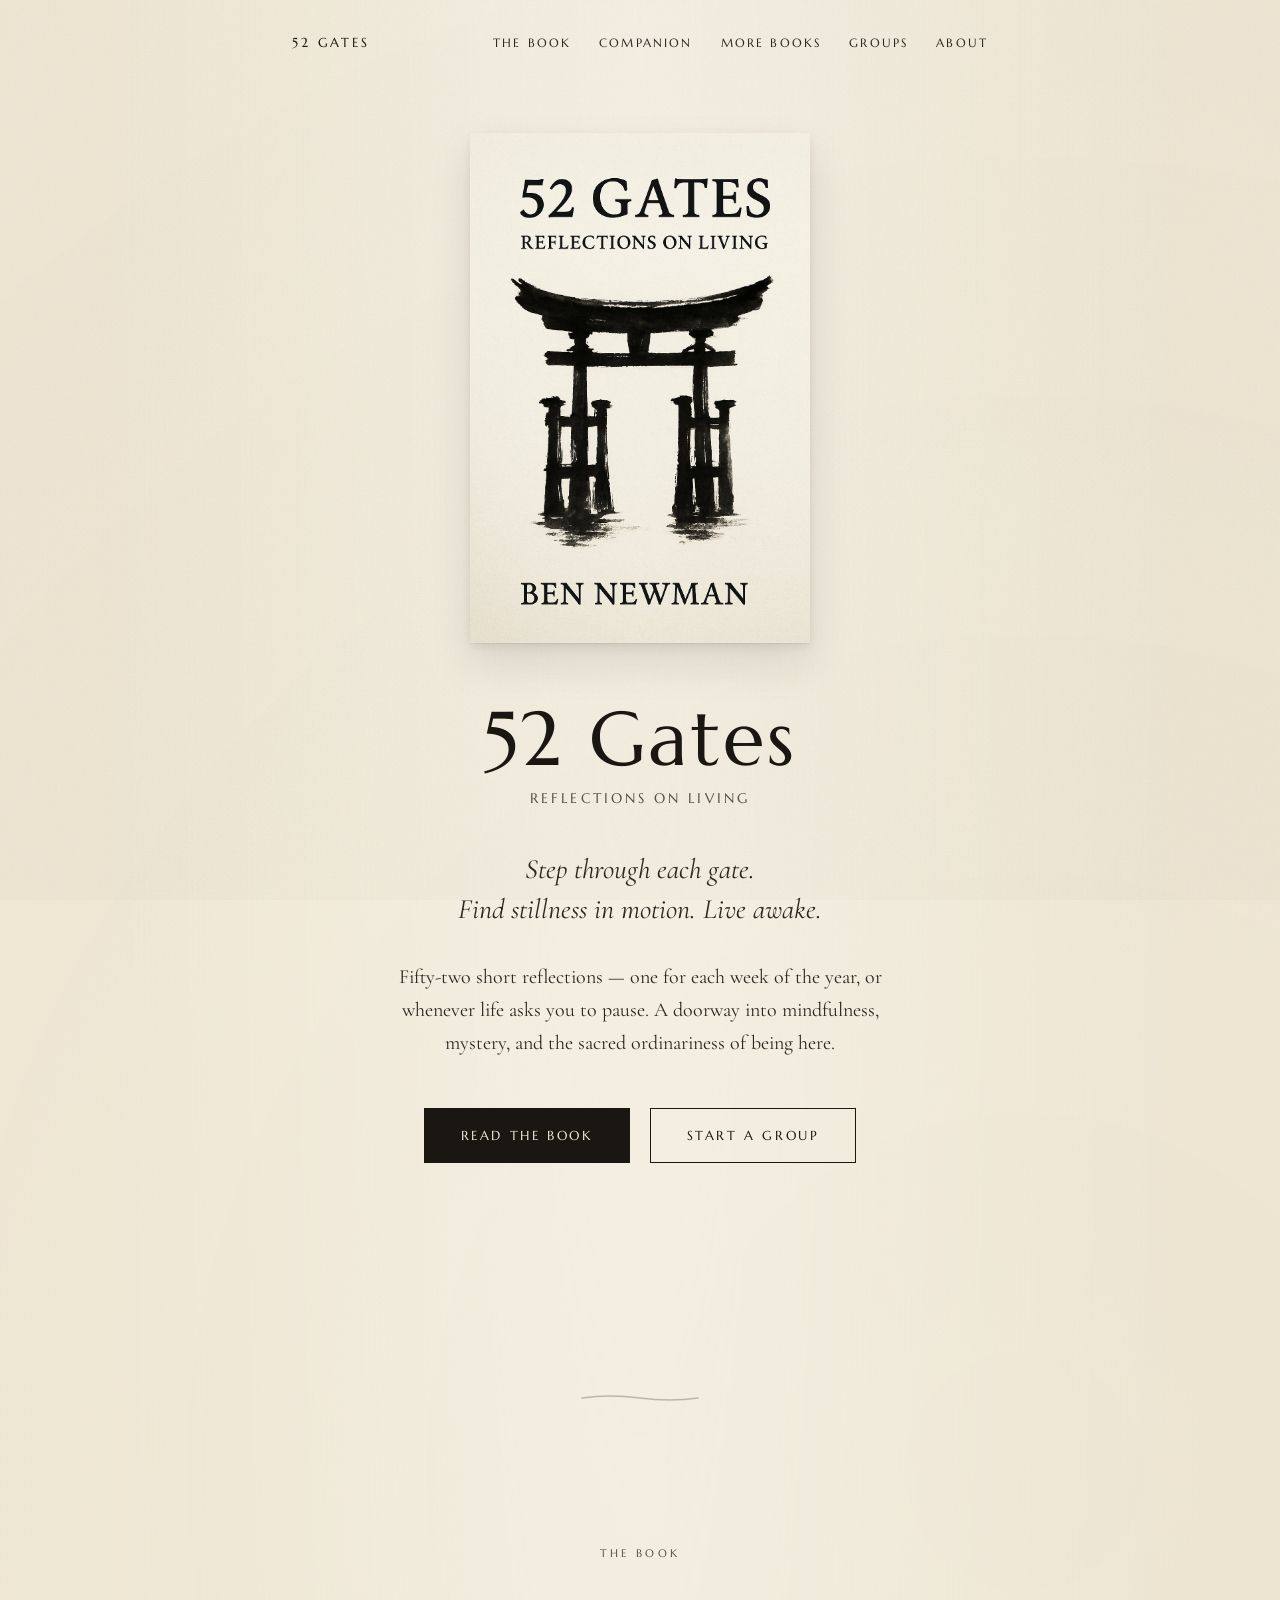
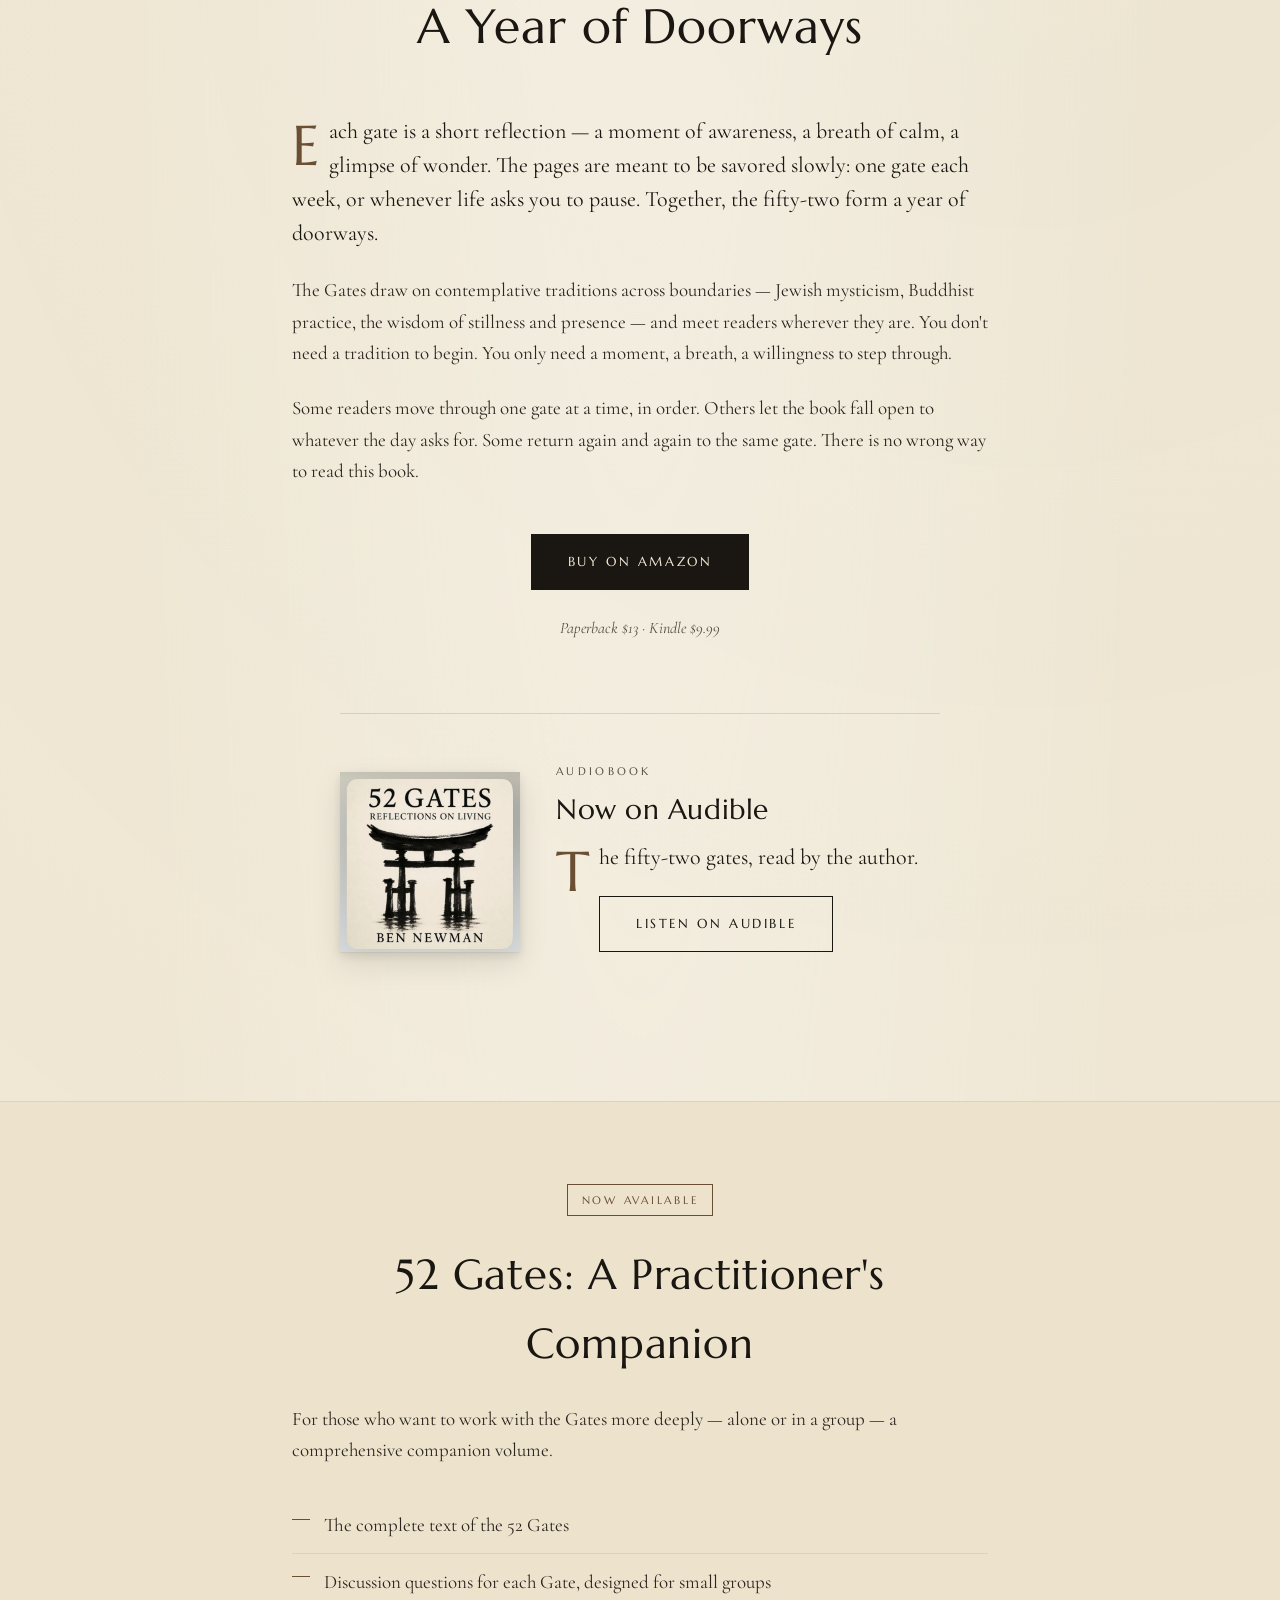
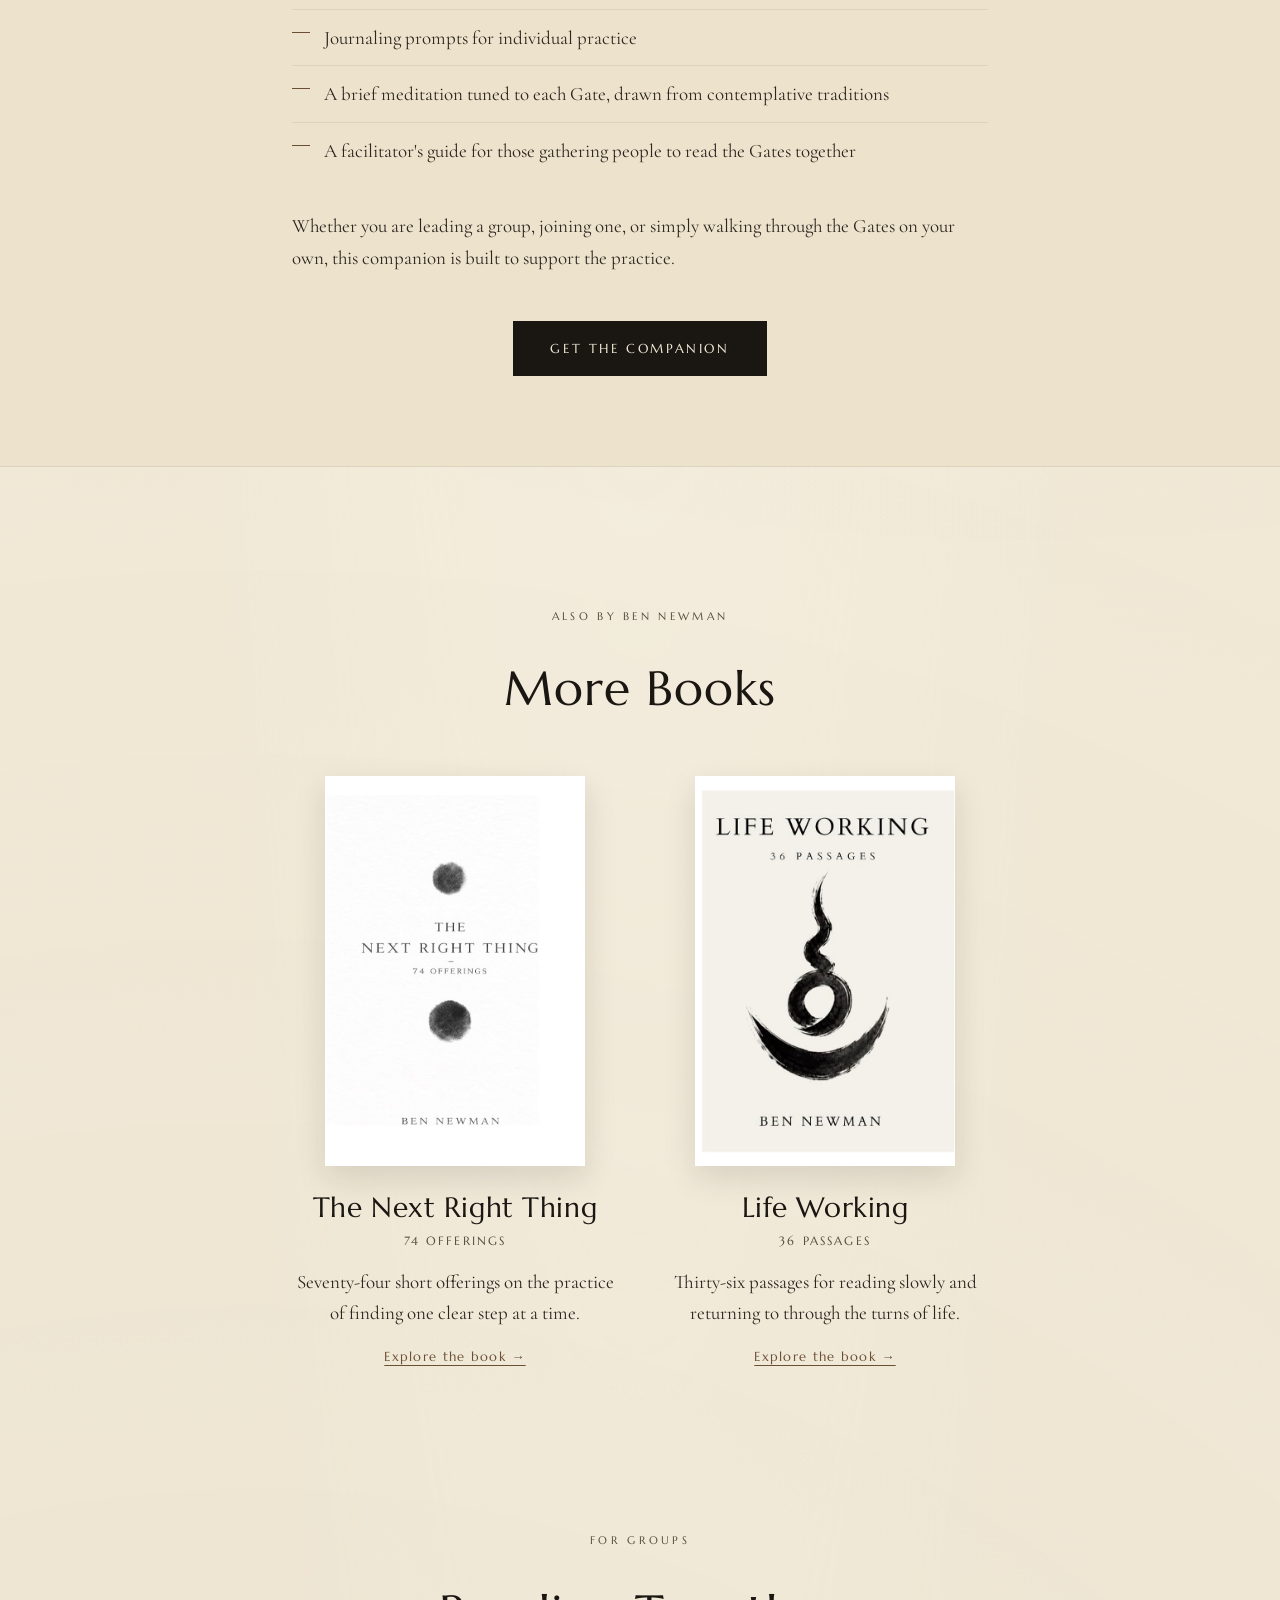
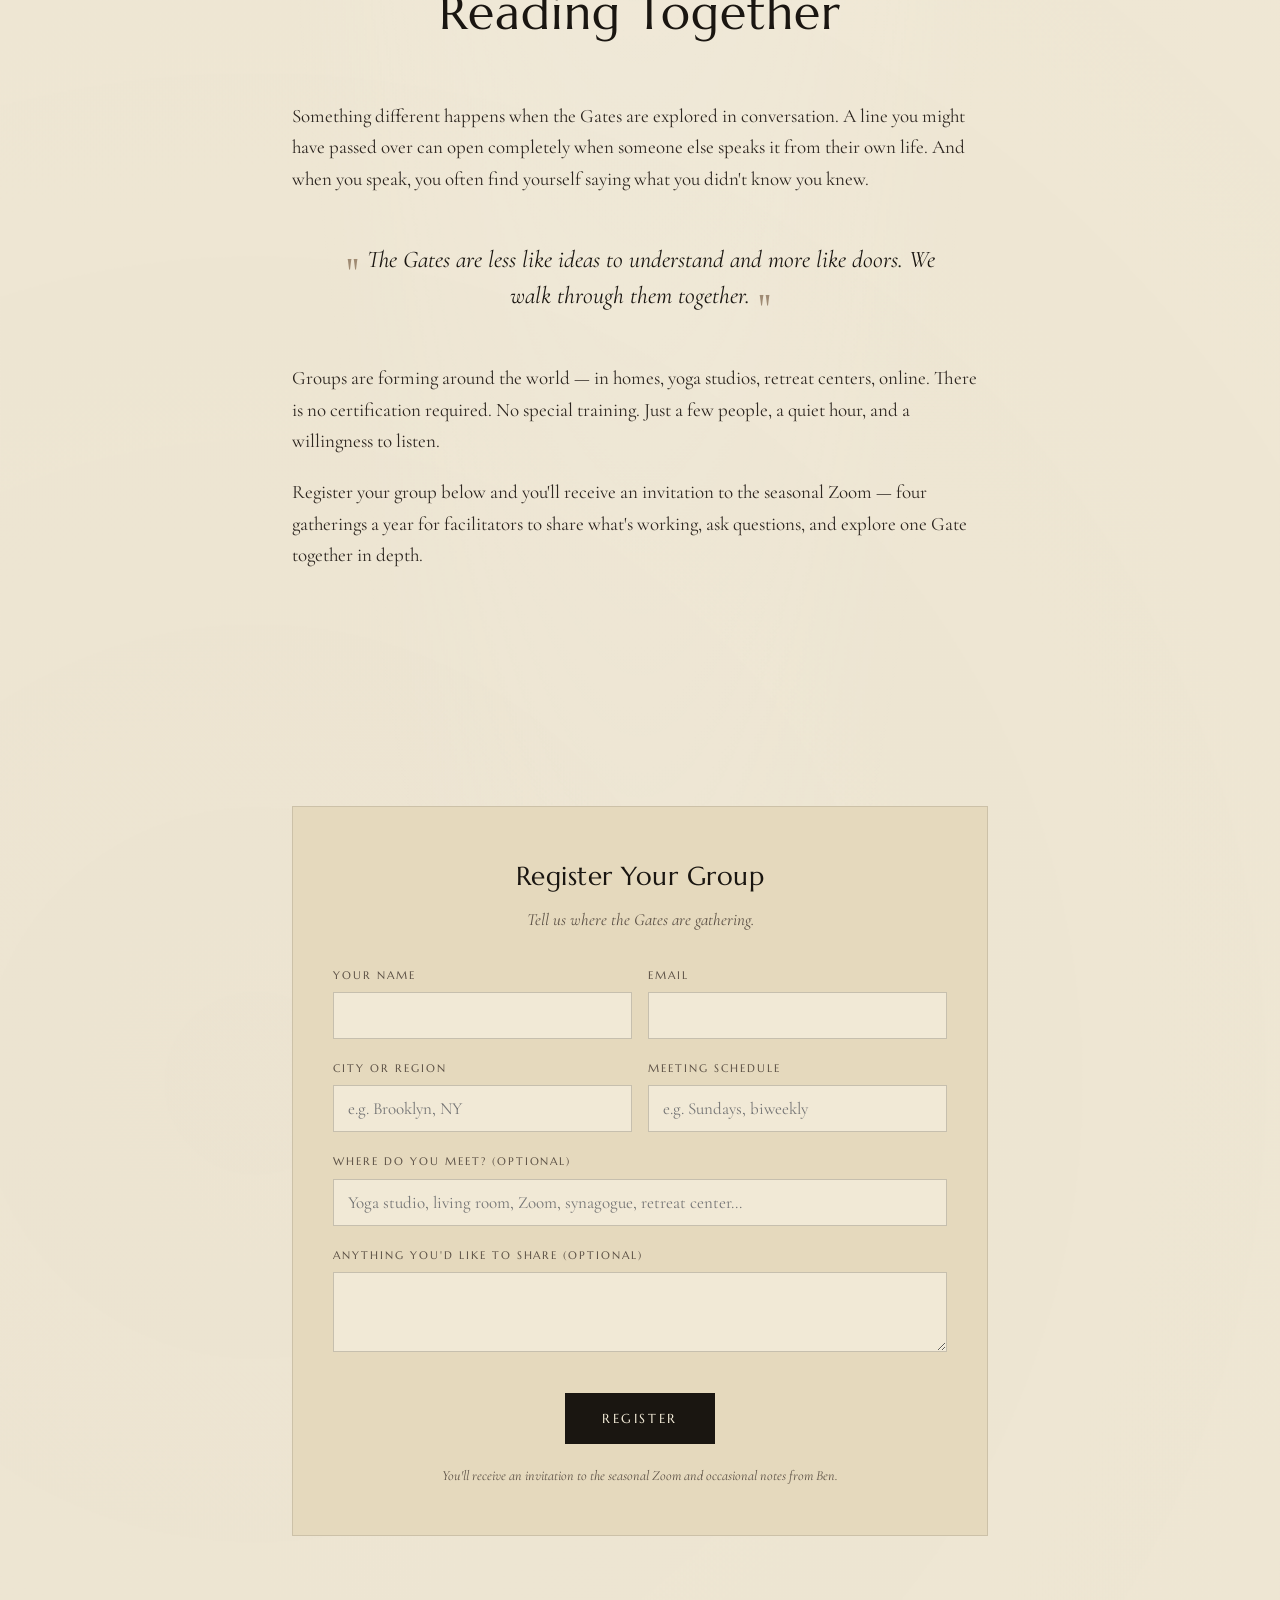
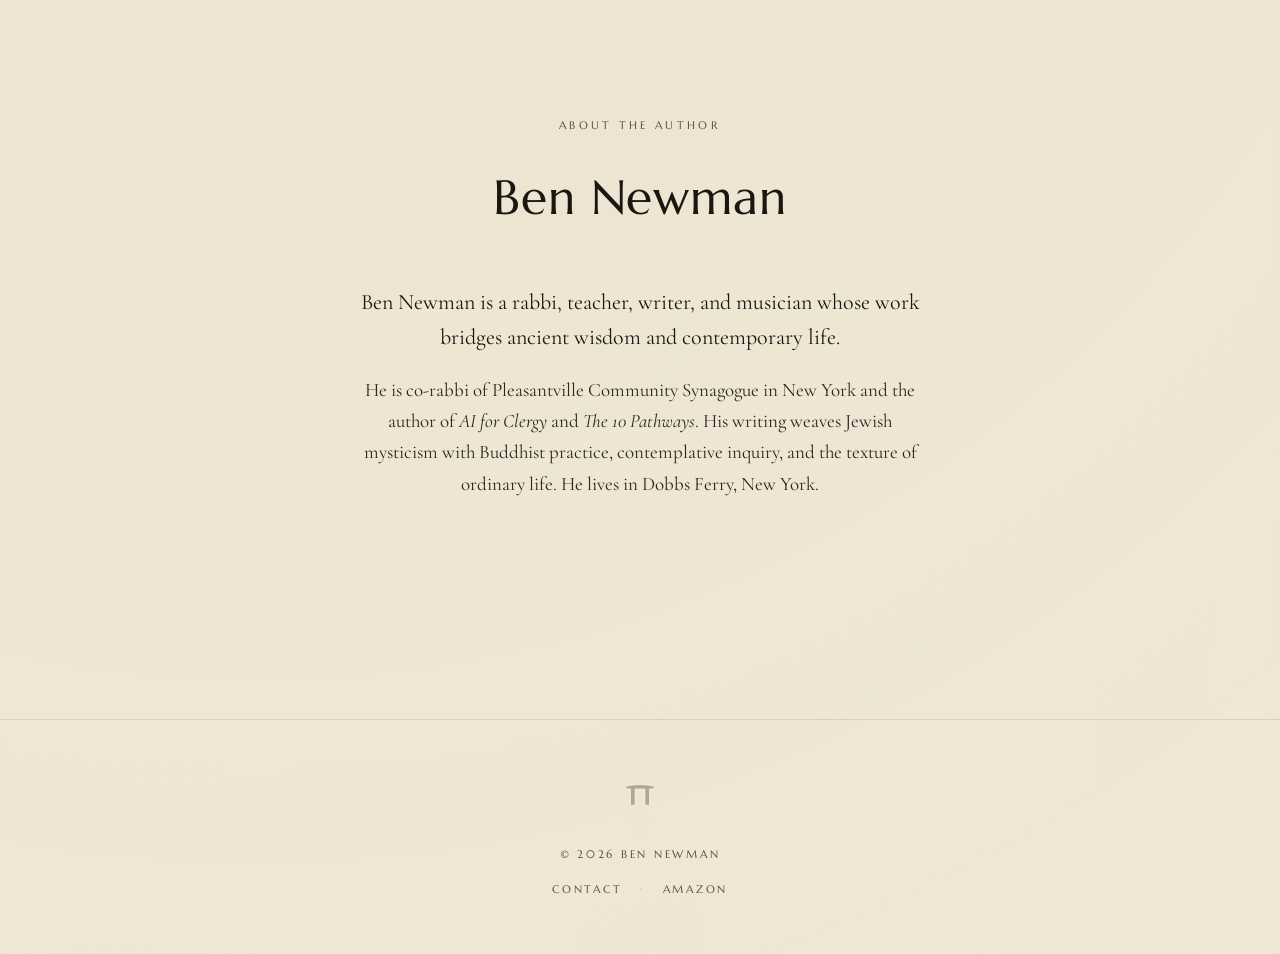
<file: index.html>
<!DOCTYPE html>
<html lang="en">
<head>
<meta charset="UTF-8">
<meta name="viewport" content="width=device-width, initial-scale=1.0">
<title>52 Gates — Reflections on Living</title>
<meta name="description" content="Step through each gate. Find stillness in motion. Live awake. A book of 52 short reflections by Rabbi Ben Newman.">
<meta name="author" content="Ben Newman">
<meta name="robots" content="index, follow, max-image-preview:large">
<meta name="google-site-verification" content="zQV4m091R_6ixKYtQwb-FwZava5ZnQ0qSMYKIrouD9I">
<meta name="theme-color" content="#F1E9D6">
<link rel="canonical" href="https://52gates.com/">

<meta property="og:type" content="website">
<meta property="og:site_name" content="52 Gates">
<meta property="og:title" content="52 Gates: Reflections on Living by Ben Newman">
<meta property="og:description" content="Fifty-two short reflections—one for each week of the year—on mindfulness, mystery, and the sacred ordinariness of being here.">
<meta property="og:url" content="https://52gates.com/">
<meta property="og:image" content="https://52gates.com/cover.png">
<meta property="og:image:alt" content="Cover of 52 Gates: Reflections on Living by Ben Newman">

<meta name="twitter:card" content="summary_large_image">
<meta name="twitter:title" content="52 Gates: Reflections on Living by Ben Newman">
<meta name="twitter:description" content="Fifty-two short reflections on mindfulness, mystery, and the sacred ordinariness of being here.">
<meta name="twitter:image" content="https://52gates.com/cover.png">
<meta name="twitter:image:alt" content="Cover of 52 Gates: Reflections on Living by Ben Newman">
<link rel="preconnect" href="https://fonts.googleapis.com">
<link rel="preconnect" href="https://fonts.gstatic.com" crossorigin>
<link href="https://fonts.googleapis.com/css2?family=Cormorant+Garamond:ital,wght@0,300;0,400;0,500;0,600;0,700;1,400;1,500&family=Marcellus&display=swap" rel="stylesheet">
<style>
  :root {
    --cream: #F1E9D6;
    --cream-soft: #EDE3CC;
    --cream-deep: #E5D9BD;
    --ink: #1A1611;
    --ink-soft: #2D2620;
    --ink-faded: #5A4F44;
    --stone: #8C7F6E;
    --accent: #6B4F35;
  }

  * { box-sizing: border-box; margin: 0; padding: 0; }

  html { scroll-behavior: smooth; }

  body {
    font-family: 'Cormorant Garamond', Georgia, serif;
    font-weight: 400;
    font-size: 19px;
    line-height: 1.65;
    color: var(--ink);
    background: var(--cream);
    /* subtle paper texture via layered radial noise */
    background-image:
      radial-gradient(ellipse at top, rgba(255,255,255,0.4), transparent 60%),
      radial-gradient(circle at 20% 80%, rgba(139,127,110,0.05), transparent 40%),
      radial-gradient(circle at 80% 20%, rgba(139,127,110,0.04), transparent 40%);
    overflow-x: hidden;
    -webkit-font-smoothing: antialiased;
    -moz-osx-font-smoothing: grayscale;
  }

  /* grain texture overlay */
  body::before {
    content: '';
    position: fixed;
    inset: 0;
    pointer-events: none;
    z-index: 1;
    opacity: 0.4;
    background-image: url("data:image/svg+xml,%3Csvg xmlns='http://www.w3.org/2000/svg' width='200' height='200'%3E%3Cfilter id='n'%3E%3CfeTurbulence type='fractalNoise' baseFrequency='0.85' numOctaves='4'/%3E%3CfeColorMatrix values='0 0 0 0 0.15 0 0 0 0 0.13 0 0 0 0 0.1 0 0 0 0.12 0'/%3E%3C/filter%3E%3Crect width='100%25' height='100%25' filter='url(%23n)'/%3E%3C/svg%3E");
    mix-blend-mode: multiply;
  }

  h1, h2, h3 {
    font-family: 'Marcellus', 'Cormorant Garamond', serif;
    font-weight: 400;
    color: var(--ink);
    letter-spacing: 0.02em;
  }

  .container {
    max-width: 760px;
    margin: 0 auto;
    padding: 0 32px;
    position: relative;
    z-index: 2;
  }

  /* ---------- NAV ---------- */
  nav {
    position: relative;
    z-index: 10;
    padding: 32px 0 0;
  }
  nav .container {
    display: flex;
    justify-content: space-between;
    align-items: baseline;
    font-family: 'Marcellus', serif;
    letter-spacing: 0.18em;
    text-transform: uppercase;
    font-size: 12px;
  }
  nav a {
    color: var(--ink-soft);
    text-decoration: none;
    margin-left: 28px;
    transition: color 0.3s ease;
  }
  nav a:hover { color: var(--accent); }
  nav .brand {
    font-size: 13px;
    color: var(--ink);
    letter-spacing: 0.22em;
  }
  nav .links { display: flex; }

  /* ---------- HERO ---------- */
  .hero {
    padding: 80px 0 120px;
    text-align: center;
    position: relative;
  }

  .hero-cover {
    max-width: 340px;
    width: 70%;
    margin: 0 auto 56px;
    display: block;
    /* subtle paper shadow */
    box-shadow:
      0 1px 1px rgba(26, 22, 17, 0.05),
      0 4px 10px rgba(26, 22, 17, 0.08),
      0 20px 40px rgba(26, 22, 17, 0.1);
    transition: transform 0.8s cubic-bezier(0.16, 1, 0.3, 1);
  }
  .hero-cover:hover { transform: translateY(-4px); }

  .hero h1 {
    font-size: clamp(48px, 7vw, 76px);
    line-height: 1.05;
    margin-bottom: 8px;
    letter-spacing: 0.04em;
  }
  .hero .subtitle {
    font-family: 'Marcellus', serif;
    text-transform: uppercase;
    letter-spacing: 0.22em;
    font-size: 14px;
    color: var(--ink-faded);
    margin-bottom: 40px;
  }
  .hero .tagline {
    font-style: italic;
    font-size: clamp(22px, 3vw, 28px);
    line-height: 1.4;
    color: var(--ink-soft);
    max-width: 520px;
    margin: 0 auto 32px;
    font-weight: 400;
  }
  .hero .lede {
    font-size: 20px;
    color: var(--ink-soft);
    max-width: 540px;
    margin: 0 auto 48px;
    line-height: 1.65;
  }

  /* ---------- BRUSH DIVIDER ---------- */
  .divider {
    display: flex;
    justify-content: center;
    align-items: center;
    margin: 100px 0 60px;
    opacity: 0.7;
  }
  .divider svg {
    width: 120px;
    height: 12px;
  }

  /* ---------- BUTTONS ---------- */
  .btn {
    display: inline-block;
    font-family: 'Marcellus', serif;
    text-transform: uppercase;
    letter-spacing: 0.2em;
    font-size: 13px;
    padding: 16px 36px;
    border: 1px solid var(--ink);
    color: var(--ink);
    background: transparent;
    text-decoration: none;
    cursor: pointer;
    transition: all 0.4s ease;
    position: relative;
    overflow: hidden;
  }
  .btn::before {
    content: '';
    position: absolute;
    inset: 0;
    background: var(--ink);
    transform: scaleX(0);
    transform-origin: left center;
    transition: transform 0.5s cubic-bezier(0.65, 0, 0.35, 1);
    z-index: -1;
  }
  .btn:hover { color: var(--cream); }
  .btn:hover::before { transform: scaleX(1); }
  .btn.primary {
    background: var(--ink);
    color: var(--cream);
  }
  .btn.primary::before { background: var(--accent); }
  .btn.primary:hover { color: var(--cream); }

  /* ---------- SECTIONS ---------- */
  section {
    padding: 80px 0;
    position: relative;
    z-index: 2;
  }

  .section-label {
    font-family: 'Marcellus', serif;
    text-transform: uppercase;
    letter-spacing: 0.3em;
    font-size: 11px;
    color: var(--ink-faded);
    text-align: center;
    margin-bottom: 24px;
  }
  .section-title {
    font-size: clamp(36px, 5vw, 48px);
    text-align: center;
    margin-bottom: 48px;
    letter-spacing: 0.02em;
  }

  /* ---------- ABOUT BOOK ---------- */
  .about-book p {
    margin-bottom: 24px;
    color: var(--ink-soft);
  }
  .about-book p:first-of-type {
    font-size: 22px;
    line-height: 1.55;
    color: var(--ink);
  }
  .about-book p:first-of-type::first-letter {
    font-family: 'Marcellus', serif;
    font-size: 56px;
    float: left;
    line-height: 1;
    padding-right: 10px;
    padding-top: 4px;
    color: var(--accent);
  }
  .cta-row {
    text-align: center;
    margin-top: 48px;
  }
  .cta-row .btn + .btn { margin-left: 16px; }
  .price-note {
    font-style: italic;
    color: var(--ink-faded);
    font-size: 16px;
    margin-top: 16px;
  }

  /* ---------- AUDIOBOOK BLOCK ---------- */
  .audio-block {
    display: flex;
    align-items: center;
    gap: 36px;
    max-width: 600px;
    margin: 72px auto 0;
    padding-top: 48px;
    border-top: 1px solid rgba(26, 22, 17, 0.12);
    text-align: left;
  }
  .audio-cover {
    width: 180px;
    height: 180px;
    flex-shrink: 0;
    display: block;
    box-shadow:
      0 1px 1px rgba(26, 22, 17, 0.05),
      0 4px 10px rgba(26, 22, 17, 0.10),
      0 12px 28px rgba(26, 22, 17, 0.10);
  }
  .audio-text { flex: 1; }
  .audio-text .section-label {
    text-align: left;
    margin-bottom: 12px;
  }
  .audio-heading {
    font-family: 'Marcellus', serif;
    font-size: 28px;
    line-height: 1.2;
    margin-bottom: 14px;
    letter-spacing: 0.02em;
  }
  .audio-text p {
    color: var(--ink-soft);
    margin-bottom: 22px;
    font-size: 18px;
    line-height: 1.5;
  }
  @media (max-width: 600px) {
    .audio-block {
      flex-direction: column;
      text-align: center;
      gap: 28px;
      padding-top: 40px;
    }
    .audio-text .section-label { text-align: center; }
    .audio-cover { width: 200px; height: 200px; }
  }

  /* ---------- COMPANION ---------- */
  .companion {
    background: var(--cream-soft);
    margin: 60px -32px;
    padding: 80px 32px;
    border-top: 1px solid rgba(26, 22, 17, 0.08);
    border-bottom: 1px solid rgba(26, 22, 17, 0.08);
  }
  .companion .badge {
    display: inline-block;
    font-family: 'Marcellus', serif;
    text-transform: uppercase;
    letter-spacing: 0.25em;
    font-size: 11px;
    color: var(--accent);
    border: 1px solid var(--accent);
    padding: 6px 14px;
    margin-bottom: 24px;
  }
  .companion h2 {
    font-size: clamp(32px, 4vw, 42px);
    margin-bottom: 24px;
  }
  .companion p {
    color: var(--ink-soft);
    margin-bottom: 20px;
  }
  .companion-features {
    list-style: none;
    margin: 32px 0;
    padding: 0;
  }
  .companion-features li {
    padding: 12px 0 12px 32px;
    position: relative;
    color: var(--ink-soft);
    border-bottom: 1px solid rgba(26, 22, 17, 0.08);
  }
  .companion-features li:last-child { border-bottom: none; }
  .companion-features li::before {
    content: '';
    position: absolute;
    left: 0;
    top: 22px;
    width: 18px;
    height: 1px;
    background: var(--accent);
  }

  /* ---------- GROUPS ---------- */
  .groups blockquote {
    font-style: italic;
    font-size: 24px;
    line-height: 1.5;
    color: var(--ink);
    text-align: center;
    margin: 48px auto;
    max-width: 600px;
    position: relative;
  }
  .groups blockquote::before,
  .groups blockquote::after {
    font-family: 'Marcellus', serif;
    font-style: normal;
    color: var(--accent);
    opacity: 0.6;
    font-size: 40px;
    line-height: 0;
    vertical-align: -20px;
  }
  .groups blockquote::before { content: '"'; margin-right: 8px; }
  .groups blockquote::after { content: '"'; margin-left: 8px; }
  .groups p { color: var(--ink-soft); margin-bottom: 20px; }

  /* ---------- FORM ---------- */
  .register-form {
    margin-top: 56px;
    background: var(--cream-deep);
    padding: 48px 40px;
    border: 1px solid rgba(26, 22, 17, 0.12);
  }
  .register-form h3 {
    font-size: 26px;
    margin-bottom: 8px;
    text-align: center;
  }
  .register-form .form-intro {
    text-align: center;
    color: var(--ink-faded);
    font-style: italic;
    margin-bottom: 32px;
    font-size: 17px;
  }
  .form-row {
    margin-bottom: 20px;
  }
  .form-row.two {
    display: grid;
    grid-template-columns: 1fr 1fr;
    gap: 16px;
  }
  @media (max-width: 540px) {
    .form-row.two { grid-template-columns: 1fr; }
  }
  label {
    display: block;
    font-family: 'Marcellus', serif;
    text-transform: uppercase;
    letter-spacing: 0.18em;
    font-size: 11px;
    color: var(--ink-faded);
    margin-bottom: 8px;
  }
  input, select, textarea {
    width: 100%;
    background: var(--cream);
    border: 1px solid rgba(26, 22, 17, 0.2);
    padding: 12px 14px;
    font-family: 'Cormorant Garamond', Georgia, serif;
    font-size: 17px;
    color: var(--ink);
    transition: border-color 0.3s ease;
  }
  input:focus, select:focus, textarea:focus {
    outline: none;
    border-color: var(--accent);
    background: #FFF;
  }
  textarea { resize: vertical; min-height: 80px; }
  .form-submit {
    text-align: center;
    margin-top: 32px;
  }
  .form-note {
    font-size: 14px;
    color: var(--ink-faded);
    text-align: center;
    margin-top: 20px;
    font-style: italic;
  }

  /* ---------- ABOUT BEN ---------- */
  .about-ben {
    text-align: center;
    padding-top: 100px;
  }
  .about-ben p {
    color: var(--ink-soft);
    max-width: 580px;
    margin: 0 auto 20px;
  }
  .about-ben p:first-of-type {
    font-size: 22px;
    line-height: 1.55;
    color: var(--ink);
  }

  /* ---------- MORE BOOKS ---------- */
  .book-grid { display: grid; grid-template-columns: repeat(2, minmax(0, 1fr)); gap: 44px; }
  .book-card { text-align: center; }
  .book-card img { width: min(100%, 260px); aspect-ratio: 2 / 3; object-fit: contain; display: block; margin: 0 auto 24px; box-shadow: 0 12px 30px rgba(26,22,17,.12); background: #fff; }
  .book-card h3 { font-size: 28px; line-height: 1.25; }
  .book-card .book-subtitle { font-family: 'Marcellus', serif; text-transform: uppercase; letter-spacing: .18em; font-size: 12px; margin: 6px 0 15px; color: var(--ink-faded); }
  .book-card p { color: var(--ink-soft); }
  .book-card .book-link { display: inline-block; margin-top: 18px; font-family: 'Marcellus', serif; letter-spacing: .1em; font-size: 13px; color: var(--accent); text-decoration-thickness: 1px; text-underline-offset: 4px; }
  @media (max-width: 640px) { .book-grid { grid-template-columns: 1fr; gap: 64px; } }

  /* ---------- FOOTER ---------- */
  footer {
    margin-top: 120px;
    padding: 56px 0 48px;
    text-align: center;
    border-top: 1px solid rgba(26, 22, 17, 0.1);
  }
  footer .torii {
    width: 36px;
    margin: 0 auto 24px;
    opacity: 0.5;
  }
  footer p {
    font-family: 'Marcellus', serif;
    text-transform: uppercase;
    letter-spacing: 0.25em;
    font-size: 11px;
    color: var(--ink-faded);
    margin-bottom: 8px;
  }
  footer a {
    color: var(--ink-faded);
    text-decoration: none;
    margin: 0 12px;
    transition: color 0.3s ease;
  }
  footer a:hover { color: var(--accent); }

  /* ---------- ANIMATIONS ---------- */
  @keyframes fadeUp {
    from { opacity: 0; transform: translateY(20px); }
    to { opacity: 1; transform: translateY(0); }
  }
  .fade-up {
    opacity: 0;
    animation: fadeUp 1s cubic-bezier(0.16, 1, 0.3, 1) forwards;
  }
  .hero-cover { animation: fadeUp 1.2s cubic-bezier(0.16, 1, 0.3, 1) forwards; }
  .hero h1 { animation: fadeUp 1s cubic-bezier(0.16, 1, 0.3, 1) 0.2s forwards; opacity: 0; }
  .hero .subtitle { animation: fadeUp 1s cubic-bezier(0.16, 1, 0.3, 1) 0.35s forwards; opacity: 0; }
  .hero .tagline { animation: fadeUp 1s cubic-bezier(0.16, 1, 0.3, 1) 0.5s forwards; opacity: 0; }
  .hero .lede { animation: fadeUp 1s cubic-bezier(0.16, 1, 0.3, 1) 0.65s forwards; opacity: 0; }
  .hero .cta-row { animation: fadeUp 1s cubic-bezier(0.16, 1, 0.3, 1) 0.8s forwards; opacity: 0; }

  /* ---------- RESPONSIVE ---------- */
  @media (max-width: 640px) {
    body { font-size: 18px; }
    .container { padding: 0 24px; }
    nav .container { flex-direction: column; gap: 16px; align-items: center; }
    nav a { margin: 0 12px; }
    nav .links { flex-wrap: wrap; justify-content: center; }
    .hero { padding: 48px 0 80px; }
    .companion { margin-left: -24px; margin-right: -24px; padding-left: 24px; padding-right: 24px; }
    .register-form { padding: 32px 24px; }
    .cta-row .btn + .btn { margin-left: 0; margin-top: 16px; display: block; }
  }
</style>
<script type="application/ld+json">
{
  "@context": "https://schema.org",
  "@graph": [
    {
      "@type": "WebSite",
      "@id": "https://52gates.com/#website",
      "url": "https://52gates.com/",
      "name": "52 Gates",
      "description": "The official website for 52 Gates: Reflections on Living by Ben Newman.",
      "inLanguage": "en-US"
    },
    {
      "@type": "Person",
      "@id": "https://52gates.com/#ben-newman",
      "name": "Ben Newman",
      "jobTitle": "Rabbi, teacher, writer, and musician",
      "url": "https://52gates.com/#about"
    },
    {
      "@type": "Book",
      "@id": "https://52gates.com/#book",
      "name": "52 Gates: Reflections on Living",
      "author": {
        "@id": "https://52gates.com/#ben-newman"
      },
      "url": "https://52gates.com/#book",
      "image": "https://52gates.com/cover.png",
      "description": "Fifty-two short reflections—one for each week of the year—on mindfulness, mystery, and the sacred ordinariness of being here.",
      "isbn": "9798270988784",
      "bookFormat": "https://schema.org/Paperback",
      "numberOfPages": 164,
      "datePublished": "2025-10-21",
      "inLanguage": "en-US",
      "sameAs": "https://www.amazon.com/52-Gates-Reflections-Ben-Newman/dp/B0FXB3M3LB"
    },
    {
      "@type": "Book",
      "@id": "https://52gates.com/#companion-book",
      "name": "52 Gates: A Practitioner's Companion",
      "alternateName": "52 Gates Reflections on Living: A Companion Guide for Individual and Group Exploration",
      "author": {
        "@id": "https://52gates.com/#ben-newman"
      },
      "url": "https://52gates.com/#companion",
      "description": "A companion volume with the complete 52 Gates, discussion questions, journaling prompts, meditations, and a facilitator's guide.",
      "isbn": "9798197478184",
      "bookFormat": "https://schema.org/Paperback",
      "numberOfPages": 213,
      "datePublished": "2026-05-18",
      "inLanguage": "en-US",
      "sameAs": "https://www.amazon.com/dp/B0H28V84RC"
    },
    {
      "@type": "Audiobook",
      "@id": "https://52gates.com/#audiobook",
      "name": "52 Gates",
      "author": {
        "@id": "https://52gates.com/#ben-newman"
      },
      "readBy": {
        "@id": "https://52gates.com/#ben-newman"
      },
      "url": "https://52gates.com/#book",
      "image": "https://52gates.com/audiobook-cover.jpg",
      "inLanguage": "en-US",
      "sameAs": "https://www.audible.com/pd/B0H9BWHVV1"
    }
  ]
}
</script>
</head>
<body>

<nav>
  <div class="container">
    <div class="brand">52 GATES</div>
    <div class="links">
      <a href="#book">The Book</a>
      <a href="#companion">Companion</a>
      <a href="#more-books">More Books</a>
      <a href="#groups">Groups</a>
      <a href="#about">About</a>
    </div>
  </div>
</nav>

<section class="hero">
  <div class="container">
    <img src="cover.png" alt="52 Gates: Reflections on Living, by Ben Newman" class="hero-cover">
    <h1>52 Gates</h1>
    <div class="subtitle">Reflections on Living</div>
    <div class="tagline">Step through each gate.<br>Find stillness in motion. Live awake.</div>
    <div class="lede">Fifty-two short reflections — one for each week of the year, or whenever life asks you to pause. A doorway into mindfulness, mystery, and the sacred ordinariness of being here.</div>
    <div class="cta-row">
      <a href="https://www.amazon.com/52-Gates-Reflections-Ben-Newman/dp/B0FXB3M3LB" class="btn primary" target="_blank" rel="noopener">Read the Book</a>
      <a href="#groups" class="btn">Start a Group</a>
    </div>
  </div>
</section>

<div class="divider" aria-hidden="true">
  <svg viewBox="0 0 120 12" fill="none">
    <path d="M2 6 Q 30 2, 60 6 T 118 6" stroke="#5A4F44" stroke-width="1.5" stroke-linecap="round" opacity="0.5"/>
  </svg>
</div>

<section class="about-book" id="book">
  <div class="container">
    <div class="section-label">The Book</div>
    <h2 class="section-title">A Year of Doorways</h2>
    <p>Each gate is a short reflection — a moment of awareness, a breath of calm, a glimpse of wonder. The pages are meant to be savored slowly: one gate each week, or whenever life asks you to pause. Together, the fifty-two form a year of doorways.</p>
    <p>The Gates draw on contemplative traditions across boundaries — Jewish mysticism, Buddhist practice, the wisdom of stillness and presence — and meet readers wherever they are. You don't need a tradition to begin. You only need a moment, a breath, a willingness to step through.</p>
    <p>Some readers move through one gate at a time, in order. Others let the book fall open to whatever the day asks for. Some return again and again to the same gate. There is no wrong way to read this book.</p>
    <div class="cta-row">
      <a href="https://www.amazon.com/52-Gates-Reflections-Ben-Newman/dp/B0FXB3M3LB" class="btn primary" target="_blank" rel="noopener">Buy on Amazon</a>
      <div class="price-note">Paperback $13 · Kindle $9.99</div>
    </div>
    <div class="audio-block">
      <img src="audiobook-cover.jpg" alt="52 Gates audiobook cover" class="audio-cover">
      <div class="audio-text">
        <div class="section-label">Audiobook</div>
        <div class="audio-heading">Now on Audible</div>
        <p>The fifty-two gates, read by the author.</p>
        <a href="https://www.audible.com/pd/B0H9BWHVV1" class="btn" target="_blank" rel="noopener">Listen on Audible</a>
      </div>
    </div>
  </div>
</section>

<section class="companion" id="companion">
  <div class="container">
    <div style="text-align: center;">
      <div class="badge">Now Available</div>
    </div>
    <h2 class="section-title">52 Gates: A Practitioner's Companion</h2>
    <p>For those who want to work with the Gates more deeply — alone or in a group — a comprehensive companion volume.</p>
    <ul class="companion-features">
      <li>The complete text of the 52 Gates</li>
      <li>Discussion questions for each Gate, designed for small groups</li>
      <li>Journaling prompts for individual practice</li>
      <li>A brief meditation tuned to each Gate, drawn from contemplative traditions</li>
      <li>A facilitator's guide for those gathering people to read the Gates together</li>
    </ul>
    <p>Whether you are leading a group, joining one, or simply walking through the Gates on your own, this companion is built to support the practice.</p>
    <div class="cta-row">
      <a href="https://www.amazon.com/dp/B0H28V84RC" class="btn primary" target="_blank" rel="noopener">Get the Companion</a>
    </div>
  </div>
</section>

<section class="more-books" id="more-books">
  <div class="container">
    <div class="section-label">Also by Ben Newman</div>
    <h2 class="section-title">More Books</h2>
    <div class="book-grid">
      <article class="book-card">
        <a href="/the-next-right-thing/" aria-label="Explore The Next Right Thing: 74 Offerings"><img src="/next-right-thing-cover.jpeg" alt="The Next Right Thing: 74 Offerings book cover" loading="lazy"></a>
        <h3>The Next Right Thing</h3>
        <p class="book-subtitle">74 Offerings</p>
        <p>Seventy-four short offerings on the practice of finding one clear step at a time.</p>
        <a class="book-link" href="/the-next-right-thing/">Explore the book →</a>
      </article>
      <article class="book-card">
        <a href="/life-working/" aria-label="Explore Life Working: 36 Passages"><img src="/life-working-cover.jpeg" alt="Life Working: 36 Passages book cover" loading="lazy"></a>
        <h3>Life Working</h3>
        <p class="book-subtitle">36 Passages</p>
        <p>Thirty-six passages for reading slowly and returning to through the turns of life.</p>
        <a class="book-link" href="/life-working/">Explore the book →</a>
      </article>
    </div>
  </div>
</section>

<section class="groups" id="groups">
  <div class="container">
    <div class="section-label">For Groups</div>
    <h2 class="section-title">Reading Together</h2>
    <p>Something different happens when the Gates are explored in conversation. A line you might have passed over can open completely when someone else speaks it from their own life. And when you speak, you often find yourself saying what you didn't know you knew.</p>
    <blockquote>The Gates are less like ideas to understand and more like doors. We walk through them together.</blockquote>
    <p>Groups are forming around the world — in homes, yoga studios, retreat centers, online. There is no certification required. No special training. Just a few people, a quiet hour, and a willingness to listen.</p>
    <p>Register your group below and you'll receive an invitation to the seasonal Zoom — four gatherings a year for facilitators to share what's working, ask questions, and explore one Gate together in depth.</p>
  </div>
</section>

<section id="register">
  <div class="container">
    <div class="register-form">
      <h3>Register Your Group</h3>
      <p class="form-intro">Tell us where the Gates are gathering.</p>
      <!--
        FORM IS WIRED TO WEB3FORMS.
        Paste your Web3Forms access key into the value="" attribute below
        on the line marked PASTE_KEY_HERE. That's the only edit you need.
      -->
      <form action="https://api.web3forms.com/submit" method="POST" id="registerForm">
        <input type="hidden" name="access_key" value="123a0576-d887-4a99-a377-899015df42a1">
        <input type="hidden" name="subject" value="New 52 Gates Group Registration">
        <input type="hidden" name="from_name" value="52 Gates Website">
        <!-- honeypot for bots; leave blank, visitors won't see it -->
        <input type="checkbox" name="botcheck" style="display:none;" tabindex="-1" autocomplete="off">
        <div class="form-row two">
          <div>
            <label for="name">Your Name</label>
            <input type="text" id="name" name="name" required>
          </div>
          <div>
            <label for="email">Email</label>
            <input type="email" id="email" name="email" required>
          </div>
        </div>
        <div class="form-row two">
          <div>
            <label for="city">City or Region</label>
            <input type="text" id="city" name="city" placeholder="e.g. Brooklyn, NY">
          </div>
          <div>
            <label for="schedule">Meeting Schedule</label>
            <input type="text" id="schedule" name="schedule" placeholder="e.g. Sundays, biweekly">
          </div>
        </div>
        <div class="form-row">
          <label for="context">Where do you meet? (optional)</label>
          <input type="text" id="context" name="context" placeholder="Yoga studio, living room, Zoom, synagogue, retreat center...">
        </div>
        <div class="form-row">
          <label for="notes">Anything you'd like to share (optional)</label>
          <textarea id="notes" name="notes"></textarea>
        </div>
        <div class="form-submit">
          <button type="submit" class="btn primary">Register</button>
        </div>
        <p class="form-note">You'll receive an invitation to the seasonal Zoom and occasional notes from Ben.</p>
      </form>
    </div>
  </div>
</section>

<section class="about-ben" id="about">
  <div class="container">
    <div class="section-label">About the Author</div>
    <h2 class="section-title">Ben Newman</h2>
    <p>Ben Newman is a rabbi, teacher, writer, and musician whose work bridges ancient wisdom and contemporary life.</p>
    <p>He is co-rabbi of Pleasantville Community Synagogue in New York and the author of <em>AI for Clergy</em> and <em>The 10 Pathways</em>. His writing weaves Jewish mysticism with Buddhist practice, contemplative inquiry, and the texture of ordinary life. He lives in Dobbs Ferry, New York.</p>
  </div>
</section>

<footer>
  <div class="container">
    <svg class="torii" viewBox="0 0 40 40" aria-hidden="true">
      <path d="M4 12 Q 20 8, 36 12 L 34 14 L 30 14 L 30 32 L 26 32 L 26 14 L 14 14 L 14 32 L 10 32 L 10 14 L 6 14 Z" fill="#1A1611" opacity="0.6"/>
    </svg>
    <p>© 2026 Ben Newman</p>
    <p style="margin-top: 16px;">
      <a href="mailto:rabbibennewman@gmail.com">Contact</a>
      <span style="opacity: 0.4;">·</span>
      <a href="https://www.amazon.com/52-Gates-Reflections-Ben-Newman/dp/B0FXB3M3LB" target="_blank" rel="noopener">Amazon</a>
    </p>
  </div>
</footer>

</body>
</html>
</file>
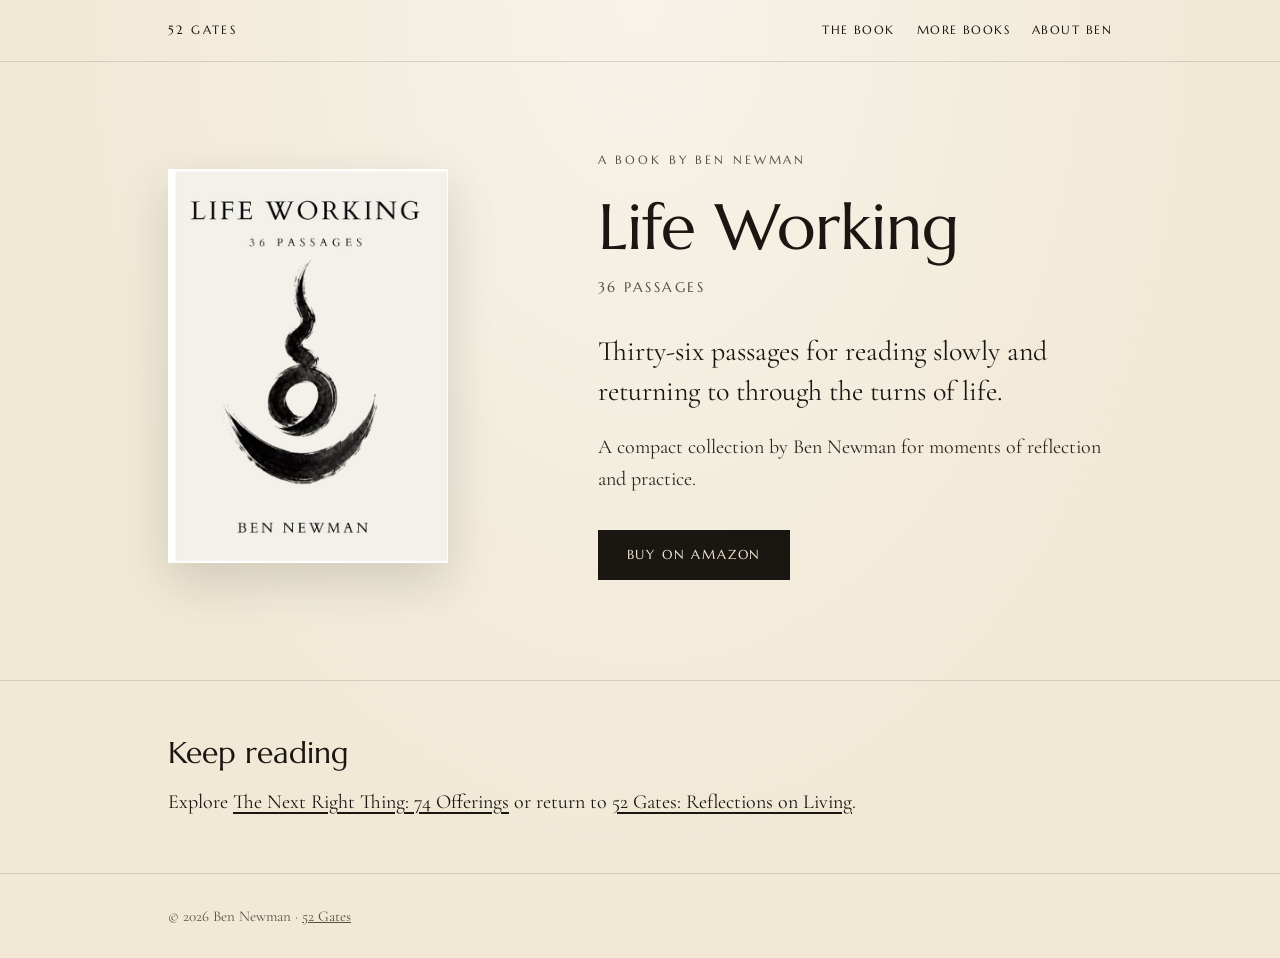
<file: life-working/index.html>
<!DOCTYPE html>
<html lang="en">
<head>
<meta charset="UTF-8">
<meta name="viewport" content="width=device-width, initial-scale=1">
<title>Life Working: 36 Passages by Ben Newman | 52 Gates</title>
<meta name="description" content="Life Working: 36 Passages by Ben Newman. Thirty-six passages for reading slowly and returning to through the turns of life.">
<link rel="canonical" href="https://52gates.com/life-working/">
<meta property="og:type" content="book">
<meta property="og:site_name" content="52 Gates">
<meta property="og:title" content="Life Working: 36 Passages by Ben Newman">
<meta property="og:description" content="Life Working: 36 Passages by Ben Newman. Thirty-six passages for reading slowly and returning to through the turns of life.">
<meta property="og:url" content="https://52gates.com/life-working/">
<meta property="og:image" content="https://52gates.com/life-working-cover.jpeg">
<meta property="og:image:alt" content="Life Working: 36 Passages book cover">
<meta name="twitter:card" content="summary_large_image">
<link rel="preconnect" href="https://fonts.googleapis.com">
<link rel="preconnect" href="https://fonts.gstatic.com" crossorigin>
<link href="https://fonts.googleapis.com/css2?family=Cormorant+Garamond:wght@400;500;600&family=Marcellus&display=swap" rel="stylesheet">
<link rel="stylesheet" href="/books.css?v=2">
<script type="application/ld+json">{"@context":"https://schema.org","@type":"Book","name":"Life Working: 36 Passages","author":{"@type":"Person","name":"Ben Newman"},"image":"https://52gates.com/life-working-cover.jpeg","url":"https://52gates.com/life-working/","sameAs":"https://a.co/d/0bkg70Xu","description":"Thirty-six passages for reading slowly and returning to through the turns of life."}</script>
</head>
<body>
<nav class="site-nav" aria-label="Main navigation"><div class="wrap"><a class="brand" href="/">52 Gates</a><div class="links"><a href="/#book">The Book</a><a href="/#more-books">More Books</a><a href="/#about">About Ben</a></div></div></nav>
<main>
  <article class="book-hero wrap">
    <img class="cover" src="/life-working-cover.jpeg" alt="Life Working: 36 Passages book cover" style="display:block;width:100%;max-width:280px;height:auto;aspect-ratio:auto;">
    <div>
      <p class="eyebrow">A book by Ben Newman</p>
      <h1>Life Working</h1>
      <p class="subtitle">36 Passages</p>
      <p class="intro">Thirty-six passages for reading slowly and returning to through the turns of life.</p>
      <p class="detail">A compact collection by Ben Newman for moments of reflection and practice.</p>
      <a class="button" href="https://a.co/d/0bkg70Xu" target="_blank" rel="noopener">Buy on Amazon</a>
    </div>
  </article>
  <section class="more"><div class="wrap"><h2>Keep reading</h2><p>Explore <a href="/the-next-right-thing/">The Next Right Thing: 74 Offerings</a> or return to <a href="/">52 Gates: Reflections on Living</a>.</p></div></section>
</main>
<footer><div class="wrap">© 2026 Ben Newman · <a href="/">52 Gates</a></div></footer>
</body>
</html>
</file>
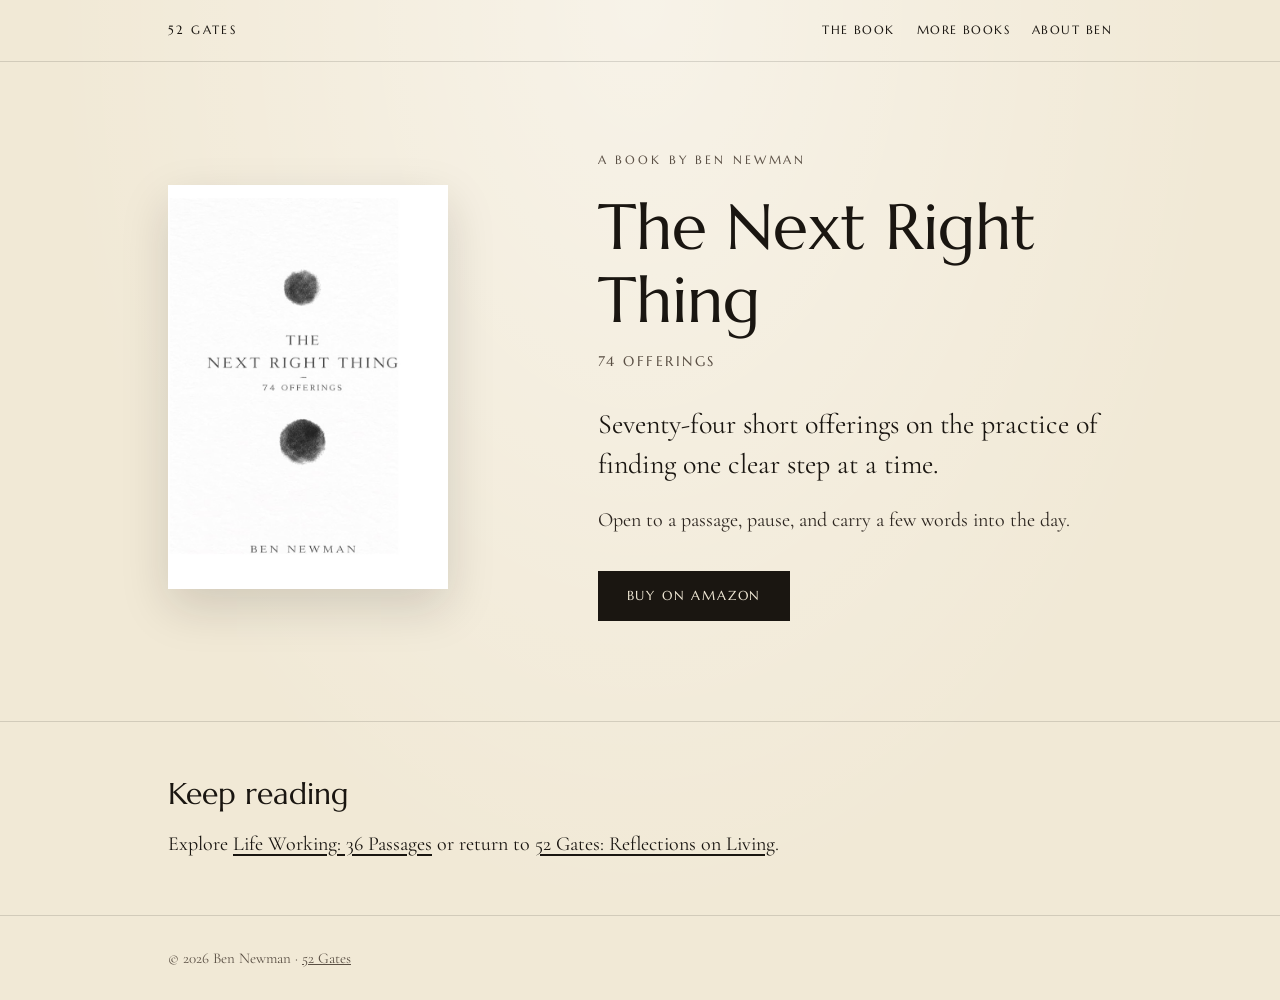
<file: the-next-right-thing/index.html>
<!DOCTYPE html>
<html lang="en">
<head>
<meta charset="UTF-8">
<meta name="viewport" content="width=device-width, initial-scale=1">
<title>The Next Right Thing: 74 Offerings by Ben Newman | 52 Gates</title>
<meta name="description" content="The Next Right Thing: 74 Offerings by Ben Newman. Seventy-four short offerings on the practice of finding one clear step at a time.">
<link rel="canonical" href="https://52gates.com/the-next-right-thing/">
<meta property="og:type" content="book">
<meta property="og:site_name" content="52 Gates">
<meta property="og:title" content="The Next Right Thing: 74 Offerings by Ben Newman">
<meta property="og:description" content="The Next Right Thing: 74 Offerings by Ben Newman. Seventy-four short offerings on the practice of finding one clear step at a time.">
<meta property="og:url" content="https://52gates.com/the-next-right-thing/">
<meta property="og:image" content="https://52gates.com/next-right-thing-cover.jpeg">
<meta property="og:image:alt" content="The Next Right Thing: 74 Offerings book cover">
<meta name="twitter:card" content="summary_large_image">
<link rel="preconnect" href="https://fonts.googleapis.com">
<link rel="preconnect" href="https://fonts.gstatic.com" crossorigin>
<link href="https://fonts.googleapis.com/css2?family=Cormorant+Garamond:wght@400;500;600&family=Marcellus&display=swap" rel="stylesheet">
<link rel="stylesheet" href="/books.css?v=2">
<script type="application/ld+json">{"@context":"https://schema.org","@type":"Book","name":"The Next Right Thing: 74 Offerings","author":{"@type":"Person","name":"Ben Newman"},"image":"https://52gates.com/next-right-thing-cover.jpeg","url":"https://52gates.com/the-next-right-thing/","sameAs":"https://a.co/d/0iiEaqiw","description":"Seventy-four short offerings on the practice of finding one clear step at a time."}</script>
</head>
<body>
<nav class="site-nav" aria-label="Main navigation"><div class="wrap"><a class="brand" href="/">52 Gates</a><div class="links"><a href="/#book">The Book</a><a href="/#more-books">More Books</a><a href="/#about">About Ben</a></div></div></nav>
<main>
  <article class="book-hero wrap">
    <img class="cover" src="/next-right-thing-cover.jpeg" alt="The Next Right Thing: 74 Offerings book cover" style="display:block;width:100%;max-width:280px;height:auto;aspect-ratio:auto;">
    <div>
      <p class="eyebrow">A book by Ben Newman</p>
      <h1>The Next Right Thing</h1>
      <p class="subtitle">74 Offerings</p>
      <p class="intro">Seventy-four short offerings on the practice of finding one clear step at a time.</p>
      <p class="detail">Open to a passage, pause, and carry a few words into the day.</p>
      <a class="button" href="https://a.co/d/0iiEaqiw" target="_blank" rel="noopener">Buy on Amazon</a>
    </div>
  </article>
  <section class="more"><div class="wrap"><h2>Keep reading</h2><p>Explore <a href="/life-working/">Life Working: 36 Passages</a> or return to <a href="/">52 Gates: Reflections on Living</a>.</p></div></section>
</main>
<footer><div class="wrap">© 2026 Ben Newman · <a href="/">52 Gates</a></div></footer>
</body>
</html>
</file>
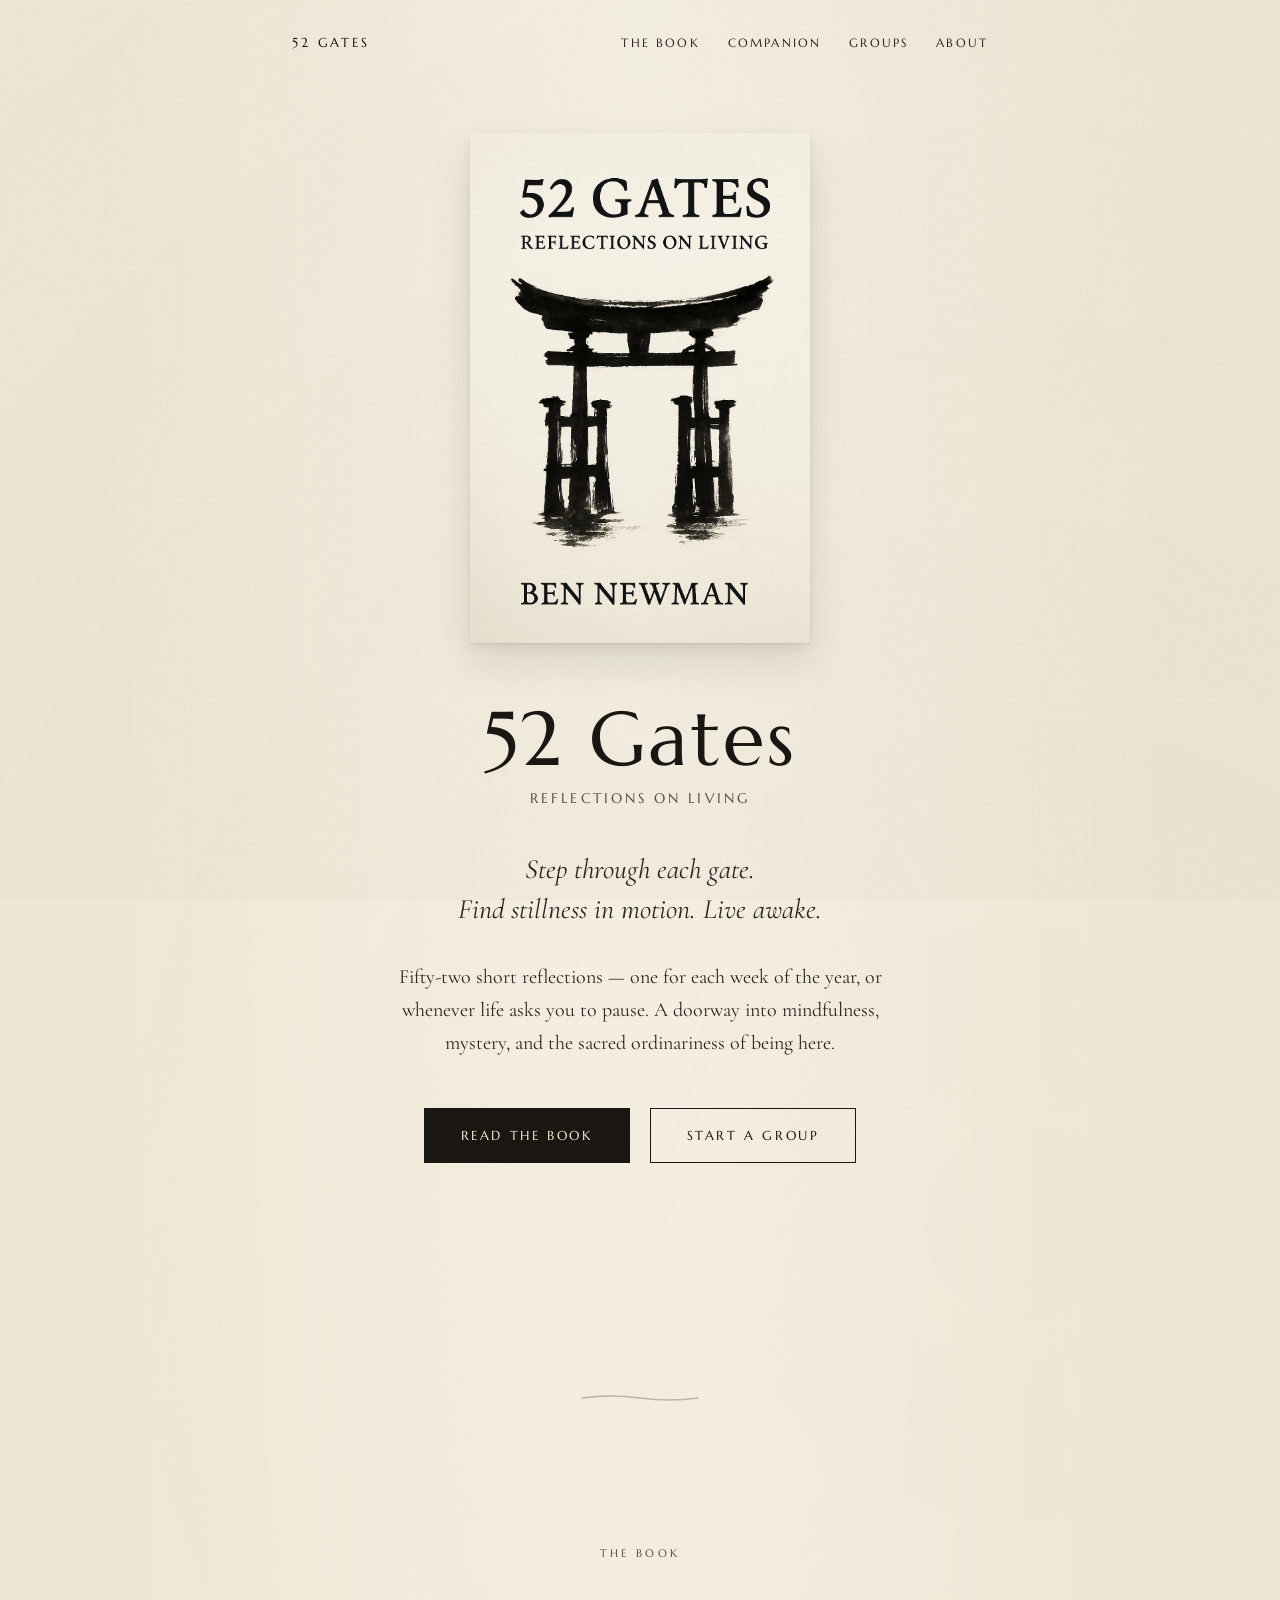
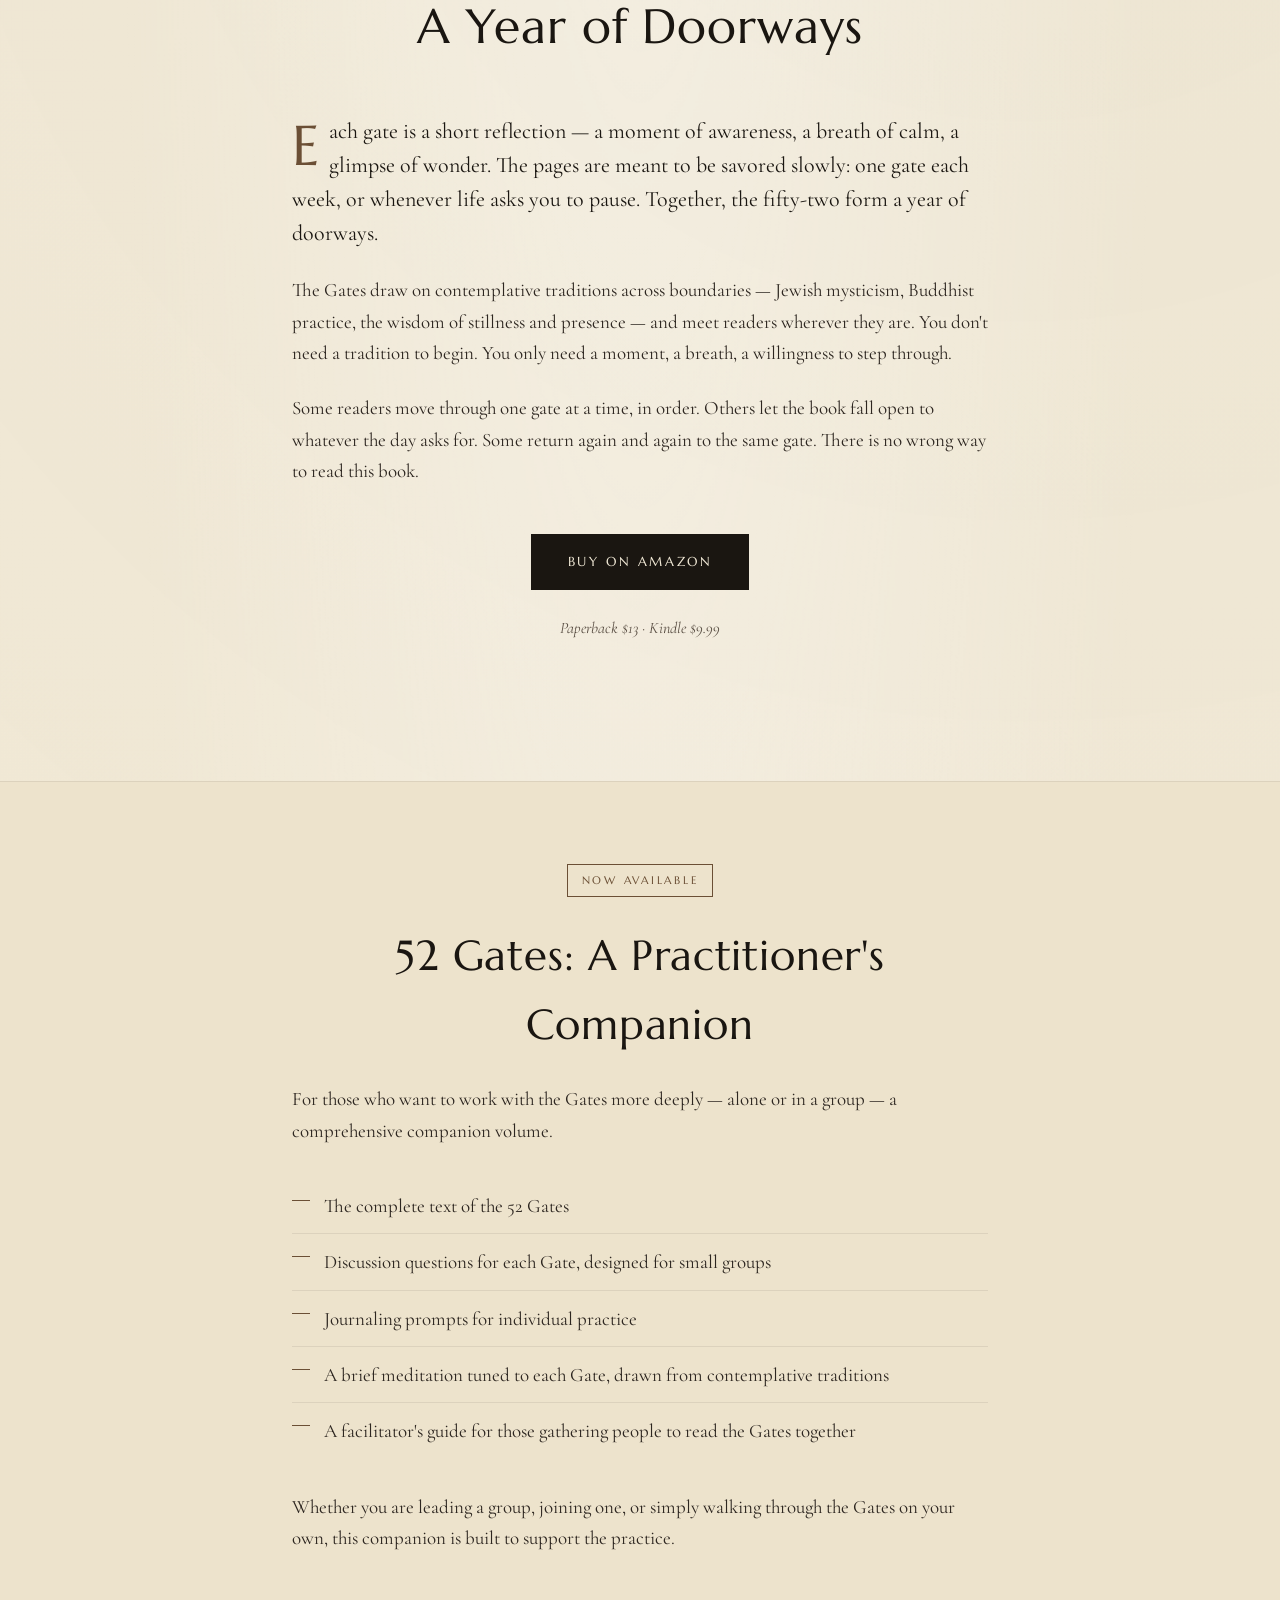
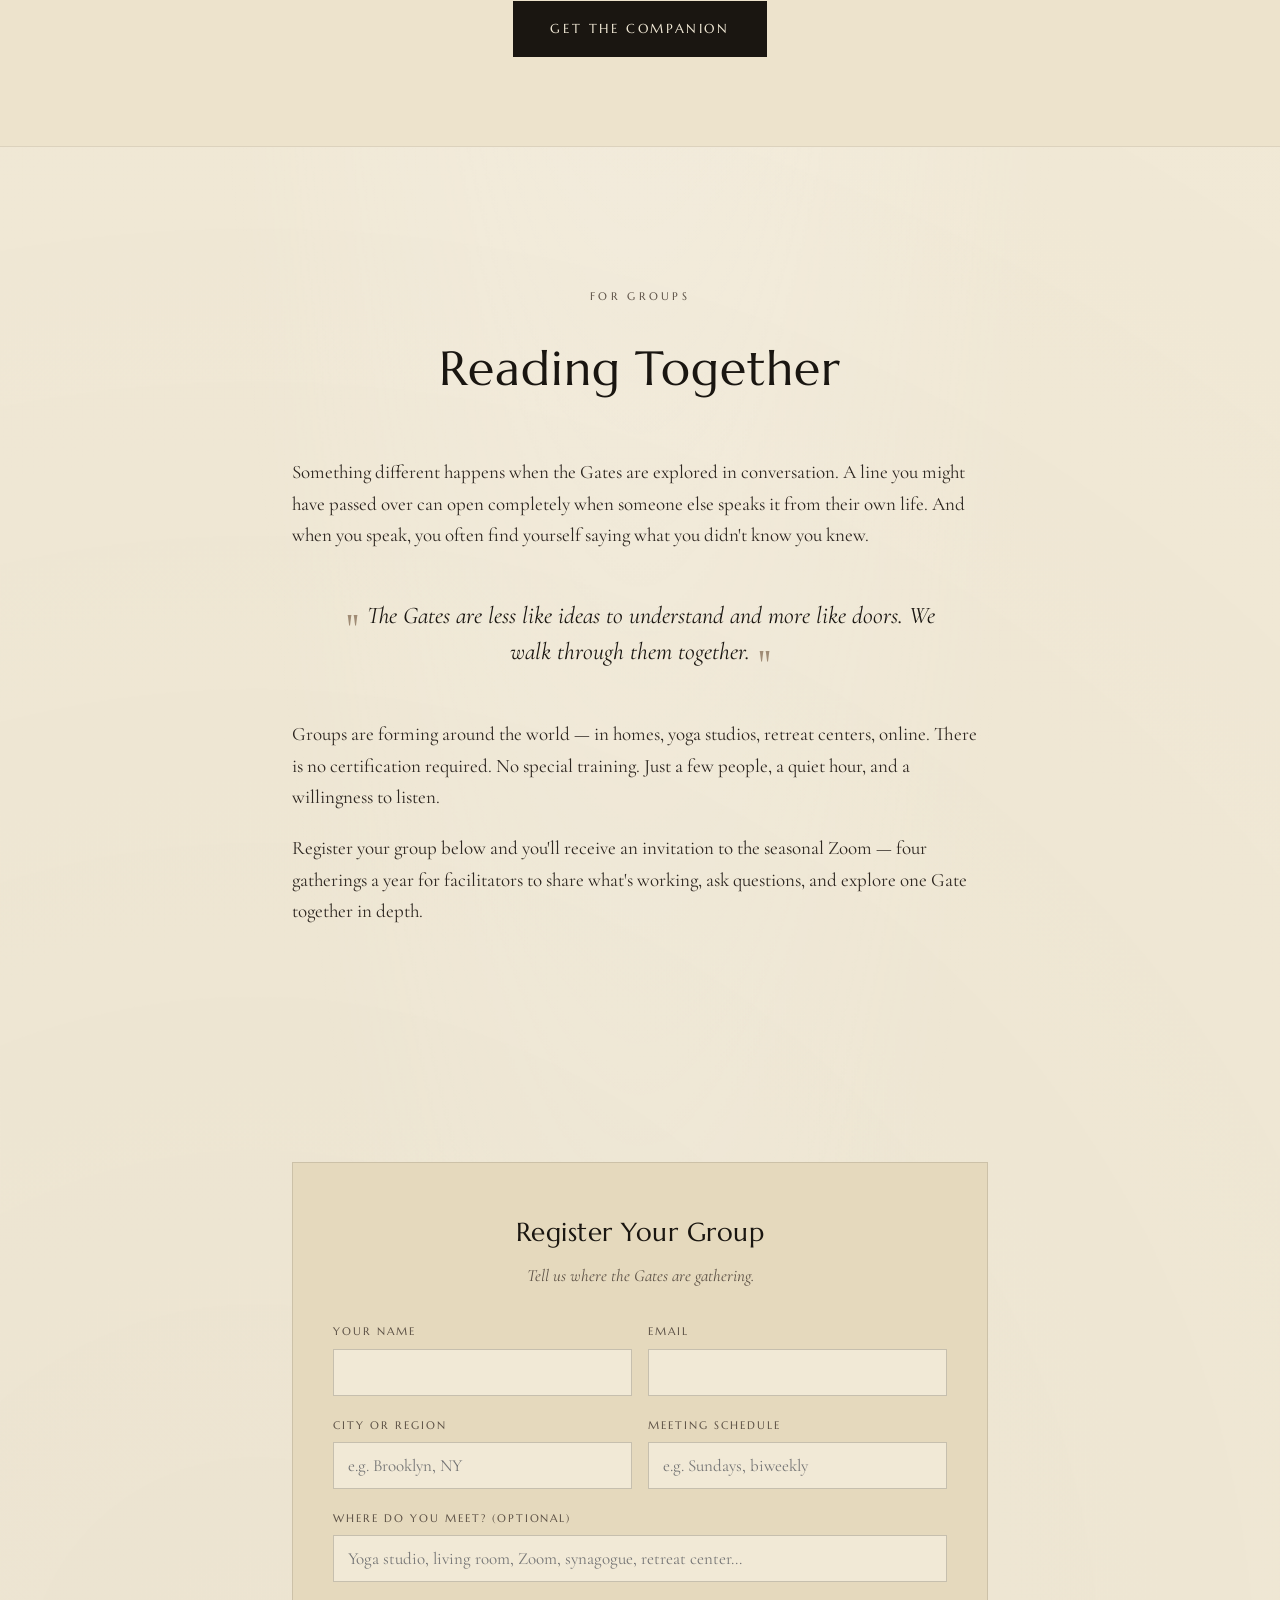
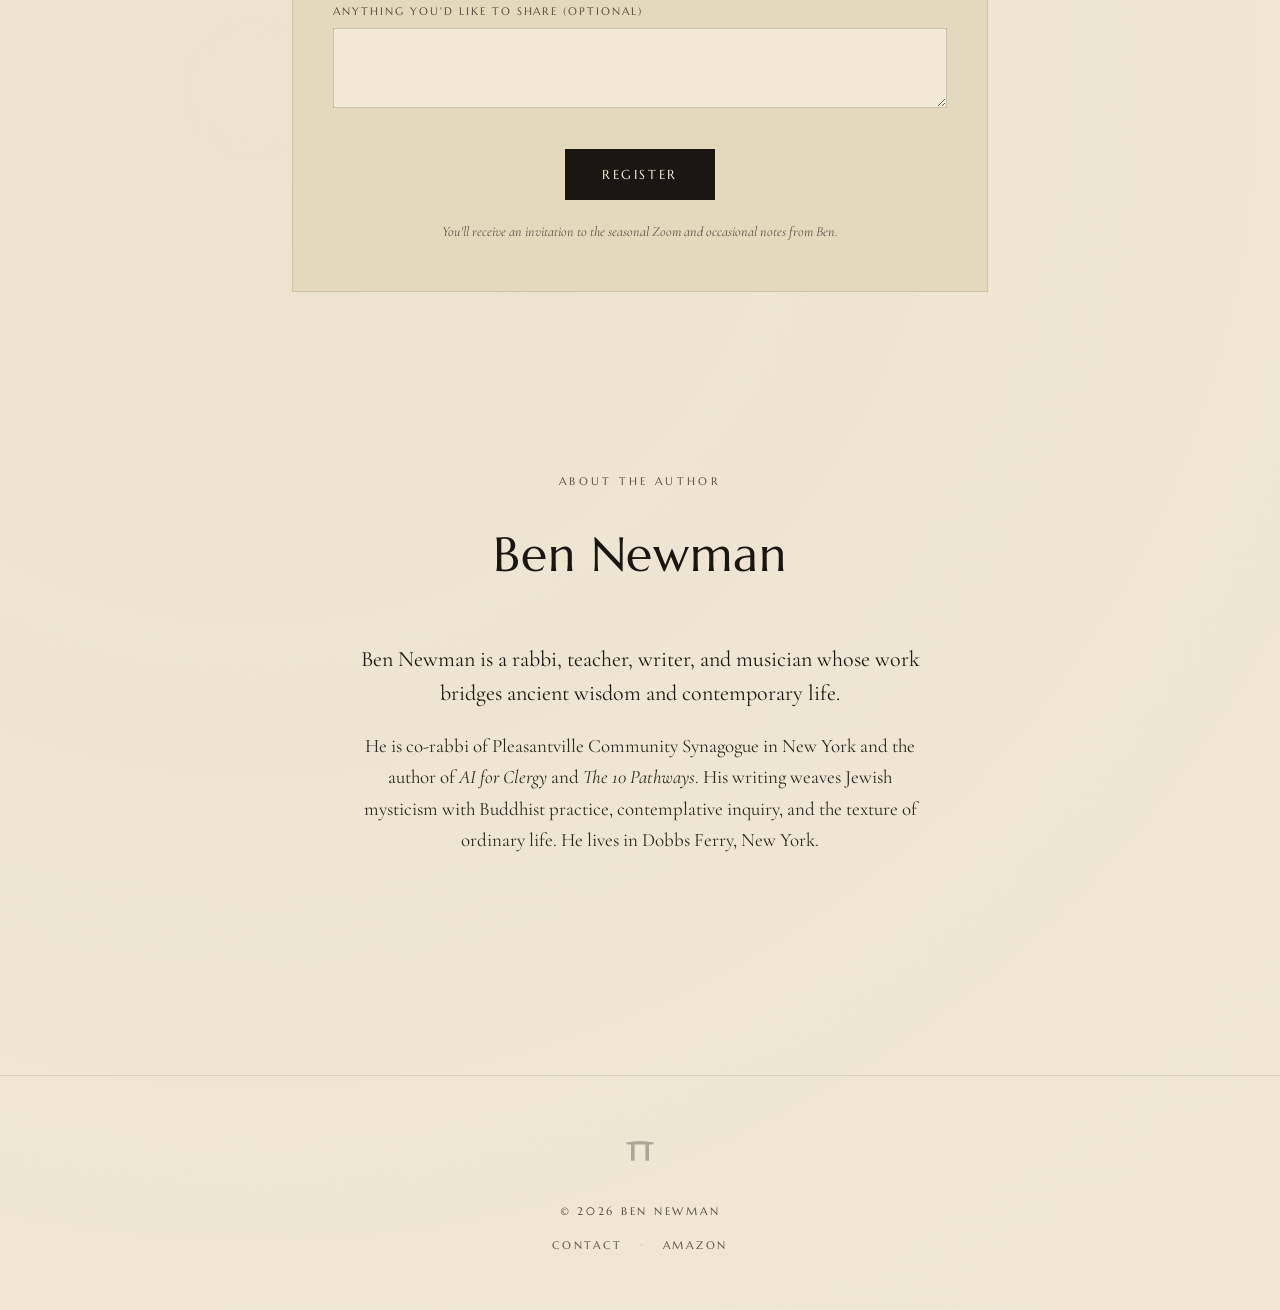
<file: index (4).html>
<!DOCTYPE html>
<html lang="en">
<head>
<meta charset="UTF-8">
<meta name="viewport" content="width=device-width, initial-scale=1.0">
<title>52 Gates — Reflections on Living</title>
<meta name="description" content="Step through each gate. Find stillness in motion. Live awake. A book of 52 short reflections by Rabbi Ben Newman.">
<link rel="preconnect" href="https://fonts.googleapis.com">
<link rel="preconnect" href="https://fonts.gstatic.com" crossorigin>
<link href="https://fonts.googleapis.com/css2?family=Cormorant+Garamond:ital,wght@0,300;0,400;0,500;0,600;0,700;1,400;1,500&family=Marcellus&display=swap" rel="stylesheet">
<style>
  :root {
    --cream: #F1E9D6;
    --cream-soft: #EDE3CC;
    --cream-deep: #E5D9BD;
    --ink: #1A1611;
    --ink-soft: #2D2620;
    --ink-faded: #5A4F44;
    --stone: #8C7F6E;
    --accent: #6B4F35;
  }

  * { box-sizing: border-box; margin: 0; padding: 0; }

  html { scroll-behavior: smooth; }

  body {
    font-family: 'Cormorant Garamond', Georgia, serif;
    font-weight: 400;
    font-size: 19px;
    line-height: 1.65;
    color: var(--ink);
    background: var(--cream);
    /* subtle paper texture via layered radial noise */
    background-image:
      radial-gradient(ellipse at top, rgba(255,255,255,0.4), transparent 60%),
      radial-gradient(circle at 20% 80%, rgba(139,127,110,0.05), transparent 40%),
      radial-gradient(circle at 80% 20%, rgba(139,127,110,0.04), transparent 40%);
    overflow-x: hidden;
    -webkit-font-smoothing: antialiased;
    -moz-osx-font-smoothing: grayscale;
  }

  /* grain texture overlay */
  body::before {
    content: '';
    position: fixed;
    inset: 0;
    pointer-events: none;
    z-index: 1;
    opacity: 0.4;
    background-image: url("data:image/svg+xml,%3Csvg xmlns='http://www.w3.org/2000/svg' width='200' height='200'%3E%3Cfilter id='n'%3E%3CfeTurbulence type='fractalNoise' baseFrequency='0.85' numOctaves='4'/%3E%3CfeColorMatrix values='0 0 0 0 0.15 0 0 0 0 0.13 0 0 0 0 0.1 0 0 0 0.12 0'/%3E%3C/filter%3E%3Crect width='100%25' height='100%25' filter='url(%23n)'/%3E%3C/svg%3E");
    mix-blend-mode: multiply;
  }

  h1, h2, h3 {
    font-family: 'Marcellus', 'Cormorant Garamond', serif;
    font-weight: 400;
    color: var(--ink);
    letter-spacing: 0.02em;
  }

  .container {
    max-width: 760px;
    margin: 0 auto;
    padding: 0 32px;
    position: relative;
    z-index: 2;
  }

  /* ---------- NAV ---------- */
  nav {
    position: relative;
    z-index: 10;
    padding: 32px 0 0;
  }
  nav .container {
    display: flex;
    justify-content: space-between;
    align-items: baseline;
    font-family: 'Marcellus', serif;
    letter-spacing: 0.18em;
    text-transform: uppercase;
    font-size: 12px;
  }
  nav a {
    color: var(--ink-soft);
    text-decoration: none;
    margin-left: 28px;
    transition: color 0.3s ease;
  }
  nav a:hover { color: var(--accent); }
  nav .brand {
    font-size: 13px;
    color: var(--ink);
    letter-spacing: 0.22em;
  }
  nav .links { display: flex; }

  /* ---------- HERO ---------- */
  .hero {
    padding: 80px 0 120px;
    text-align: center;
    position: relative;
  }

  .hero-cover {
    max-width: 340px;
    width: 70%;
    margin: 0 auto 56px;
    display: block;
    /* subtle paper shadow */
    box-shadow:
      0 1px 1px rgba(26, 22, 17, 0.05),
      0 4px 10px rgba(26, 22, 17, 0.08),
      0 20px 40px rgba(26, 22, 17, 0.1);
    transition: transform 0.8s cubic-bezier(0.16, 1, 0.3, 1);
  }
  .hero-cover:hover { transform: translateY(-4px); }

  .hero h1 {
    font-size: clamp(48px, 7vw, 76px);
    line-height: 1.05;
    margin-bottom: 8px;
    letter-spacing: 0.04em;
  }
  .hero .subtitle {
    font-family: 'Marcellus', serif;
    text-transform: uppercase;
    letter-spacing: 0.22em;
    font-size: 14px;
    color: var(--ink-faded);
    margin-bottom: 40px;
  }
  .hero .tagline {
    font-style: italic;
    font-size: clamp(22px, 3vw, 28px);
    line-height: 1.4;
    color: var(--ink-soft);
    max-width: 520px;
    margin: 0 auto 32px;
    font-weight: 400;
  }
  .hero .lede {
    font-size: 20px;
    color: var(--ink-soft);
    max-width: 540px;
    margin: 0 auto 48px;
    line-height: 1.65;
  }

  /* ---------- BRUSH DIVIDER ---------- */
  .divider {
    display: flex;
    justify-content: center;
    align-items: center;
    margin: 100px 0 60px;
    opacity: 0.7;
  }
  .divider svg {
    width: 120px;
    height: 12px;
  }

  /* ---------- BUTTONS ---------- */
  .btn {
    display: inline-block;
    font-family: 'Marcellus', serif;
    text-transform: uppercase;
    letter-spacing: 0.2em;
    font-size: 13px;
    padding: 16px 36px;
    border: 1px solid var(--ink);
    color: var(--ink);
    background: transparent;
    text-decoration: none;
    cursor: pointer;
    transition: all 0.4s ease;
    position: relative;
    overflow: hidden;
  }
  .btn::before {
    content: '';
    position: absolute;
    inset: 0;
    background: var(--ink);
    transform: scaleX(0);
    transform-origin: left center;
    transition: transform 0.5s cubic-bezier(0.65, 0, 0.35, 1);
    z-index: -1;
  }
  .btn:hover { color: var(--cream); }
  .btn:hover::before { transform: scaleX(1); }
  .btn.primary {
    background: var(--ink);
    color: var(--cream);
  }
  .btn.primary::before { background: var(--accent); }
  .btn.primary:hover { color: var(--cream); }

  /* ---------- SECTIONS ---------- */
  section {
    padding: 80px 0;
    position: relative;
    z-index: 2;
  }

  .section-label {
    font-family: 'Marcellus', serif;
    text-transform: uppercase;
    letter-spacing: 0.3em;
    font-size: 11px;
    color: var(--ink-faded);
    text-align: center;
    margin-bottom: 24px;
  }
  .section-title {
    font-size: clamp(36px, 5vw, 48px);
    text-align: center;
    margin-bottom: 48px;
    letter-spacing: 0.02em;
  }

  /* ---------- ABOUT BOOK ---------- */
  .about-book p {
    margin-bottom: 24px;
    color: var(--ink-soft);
  }
  .about-book p:first-of-type {
    font-size: 22px;
    line-height: 1.55;
    color: var(--ink);
  }
  .about-book p:first-of-type::first-letter {
    font-family: 'Marcellus', serif;
    font-size: 56px;
    float: left;
    line-height: 1;
    padding-right: 10px;
    padding-top: 4px;
    color: var(--accent);
  }
  .cta-row {
    text-align: center;
    margin-top: 48px;
  }
  .cta-row .btn + .btn { margin-left: 16px; }
  .price-note {
    font-style: italic;
    color: var(--ink-faded);
    font-size: 16px;
    margin-top: 16px;
  }

  /* ---------- COMPANION ---------- */
  .companion {
    background: var(--cream-soft);
    margin: 60px -32px;
    padding: 80px 32px;
    border-top: 1px solid rgba(26, 22, 17, 0.08);
    border-bottom: 1px solid rgba(26, 22, 17, 0.08);
  }
  .companion .badge {
    display: inline-block;
    font-family: 'Marcellus', serif;
    text-transform: uppercase;
    letter-spacing: 0.25em;
    font-size: 11px;
    color: var(--accent);
    border: 1px solid var(--accent);
    padding: 6px 14px;
    margin-bottom: 24px;
  }
  .companion h2 {
    font-size: clamp(32px, 4vw, 42px);
    margin-bottom: 24px;
  }
  .companion p {
    color: var(--ink-soft);
    margin-bottom: 20px;
  }
  .companion-features {
    list-style: none;
    margin: 32px 0;
    padding: 0;
  }
  .companion-features li {
    padding: 12px 0 12px 32px;
    position: relative;
    color: var(--ink-soft);
    border-bottom: 1px solid rgba(26, 22, 17, 0.08);
  }
  .companion-features li:last-child { border-bottom: none; }
  .companion-features li::before {
    content: '';
    position: absolute;
    left: 0;
    top: 22px;
    width: 18px;
    height: 1px;
    background: var(--accent);
  }

  /* ---------- GROUPS ---------- */
  .groups blockquote {
    font-style: italic;
    font-size: 24px;
    line-height: 1.5;
    color: var(--ink);
    text-align: center;
    margin: 48px auto;
    max-width: 600px;
    position: relative;
  }
  .groups blockquote::before,
  .groups blockquote::after {
    font-family: 'Marcellus', serif;
    font-style: normal;
    color: var(--accent);
    opacity: 0.6;
    font-size: 40px;
    line-height: 0;
    vertical-align: -20px;
  }
  .groups blockquote::before { content: '"'; margin-right: 8px; }
  .groups blockquote::after { content: '"'; margin-left: 8px; }
  .groups p { color: var(--ink-soft); margin-bottom: 20px; }

  /* ---------- FORM ---------- */
  .register-form {
    margin-top: 56px;
    background: var(--cream-deep);
    padding: 48px 40px;
    border: 1px solid rgba(26, 22, 17, 0.12);
  }
  .register-form h3 {
    font-size: 26px;
    margin-bottom: 8px;
    text-align: center;
  }
  .register-form .form-intro {
    text-align: center;
    color: var(--ink-faded);
    font-style: italic;
    margin-bottom: 32px;
    font-size: 17px;
  }
  .form-row {
    margin-bottom: 20px;
  }
  .form-row.two {
    display: grid;
    grid-template-columns: 1fr 1fr;
    gap: 16px;
  }
  @media (max-width: 540px) {
    .form-row.two { grid-template-columns: 1fr; }
  }
  label {
    display: block;
    font-family: 'Marcellus', serif;
    text-transform: uppercase;
    letter-spacing: 0.18em;
    font-size: 11px;
    color: var(--ink-faded);
    margin-bottom: 8px;
  }
  input, select, textarea {
    width: 100%;
    background: var(--cream);
    border: 1px solid rgba(26, 22, 17, 0.2);
    padding: 12px 14px;
    font-family: 'Cormorant Garamond', Georgia, serif;
    font-size: 17px;
    color: var(--ink);
    transition: border-color 0.3s ease;
  }
  input:focus, select:focus, textarea:focus {
    outline: none;
    border-color: var(--accent);
    background: #FFF;
  }
  textarea { resize: vertical; min-height: 80px; }
  .form-submit {
    text-align: center;
    margin-top: 32px;
  }
  .form-note {
    font-size: 14px;
    color: var(--ink-faded);
    text-align: center;
    margin-top: 20px;
    font-style: italic;
  }

  /* ---------- ABOUT BEN ---------- */
  .about-ben {
    text-align: center;
    padding-top: 100px;
  }
  .about-ben p {
    color: var(--ink-soft);
    max-width: 580px;
    margin: 0 auto 20px;
  }
  .about-ben p:first-of-type {
    font-size: 22px;
    line-height: 1.55;
    color: var(--ink);
  }

  /* ---------- FOOTER ---------- */
  footer {
    margin-top: 120px;
    padding: 56px 0 48px;
    text-align: center;
    border-top: 1px solid rgba(26, 22, 17, 0.1);
  }
  footer .torii {
    width: 36px;
    margin: 0 auto 24px;
    opacity: 0.5;
  }
  footer p {
    font-family: 'Marcellus', serif;
    text-transform: uppercase;
    letter-spacing: 0.25em;
    font-size: 11px;
    color: var(--ink-faded);
    margin-bottom: 8px;
  }
  footer a {
    color: var(--ink-faded);
    text-decoration: none;
    margin: 0 12px;
    transition: color 0.3s ease;
  }
  footer a:hover { color: var(--accent); }

  /* ---------- ANIMATIONS ---------- */
  @keyframes fadeUp {
    from { opacity: 0; transform: translateY(20px); }
    to { opacity: 1; transform: translateY(0); }
  }
  .fade-up {
    opacity: 0;
    animation: fadeUp 1s cubic-bezier(0.16, 1, 0.3, 1) forwards;
  }
  .hero-cover { animation: fadeUp 1.2s cubic-bezier(0.16, 1, 0.3, 1) forwards; }
  .hero h1 { animation: fadeUp 1s cubic-bezier(0.16, 1, 0.3, 1) 0.2s forwards; opacity: 0; }
  .hero .subtitle { animation: fadeUp 1s cubic-bezier(0.16, 1, 0.3, 1) 0.35s forwards; opacity: 0; }
  .hero .tagline { animation: fadeUp 1s cubic-bezier(0.16, 1, 0.3, 1) 0.5s forwards; opacity: 0; }
  .hero .lede { animation: fadeUp 1s cubic-bezier(0.16, 1, 0.3, 1) 0.65s forwards; opacity: 0; }
  .hero .cta-row { animation: fadeUp 1s cubic-bezier(0.16, 1, 0.3, 1) 0.8s forwards; opacity: 0; }

  /* ---------- RESPONSIVE ---------- */
  @media (max-width: 640px) {
    body { font-size: 18px; }
    .container { padding: 0 24px; }
    nav .container { flex-direction: column; gap: 16px; align-items: center; }
    nav a { margin: 0 12px; }
    nav .links { flex-wrap: wrap; justify-content: center; }
    .hero { padding: 48px 0 80px; }
    .companion { margin-left: -24px; margin-right: -24px; padding-left: 24px; padding-right: 24px; }
    .register-form { padding: 32px 24px; }
    .cta-row .btn + .btn { margin-left: 0; margin-top: 16px; display: block; }
  }
</style>
</head>
<body>

<nav>
  <div class="container">
    <div class="brand">52 GATES</div>
    <div class="links">
      <a href="#book">The Book</a>
      <a href="#companion">Companion</a>
      <a href="#groups">Groups</a>
      <a href="#about">About</a>
    </div>
  </div>
</nav>

<section class="hero">
  <div class="container">
    <img src="cover.png" alt="52 Gates: Reflections on Living, by Ben Newman" class="hero-cover">
    <h1>52 Gates</h1>
    <div class="subtitle">Reflections on Living</div>
    <div class="tagline">Step through each gate.<br>Find stillness in motion. Live awake.</div>
    <div class="lede">Fifty-two short reflections — one for each week of the year, or whenever life asks you to pause. A doorway into mindfulness, mystery, and the sacred ordinariness of being here.</div>
    <div class="cta-row">
      <a href="https://www.amazon.com/52-Gates-Reflections-Ben-Newman/dp/B0FXB3M3LB" class="btn primary" target="_blank" rel="noopener">Read the Book</a>
      <a href="#groups" class="btn">Start a Group</a>
    </div>
  </div>
</section>

<div class="divider" aria-hidden="true">
  <svg viewBox="0 0 120 12" fill="none">
    <path d="M2 6 Q 30 2, 60 6 T 118 6" stroke="#5A4F44" stroke-width="1.5" stroke-linecap="round" opacity="0.5"/>
  </svg>
</div>

<section class="about-book" id="book">
  <div class="container">
    <div class="section-label">The Book</div>
    <h2 class="section-title">A Year of Doorways</h2>
    <p>Each gate is a short reflection — a moment of awareness, a breath of calm, a glimpse of wonder. The pages are meant to be savored slowly: one gate each week, or whenever life asks you to pause. Together, the fifty-two form a year of doorways.</p>
    <p>The Gates draw on contemplative traditions across boundaries — Jewish mysticism, Buddhist practice, the wisdom of stillness and presence — and meet readers wherever they are. You don't need a tradition to begin. You only need a moment, a breath, a willingness to step through.</p>
    <p>Some readers move through one gate at a time, in order. Others let the book fall open to whatever the day asks for. Some return again and again to the same gate. There is no wrong way to read this book.</p>
    <div class="cta-row">
      <a href="https://www.amazon.com/52-Gates-Reflections-Ben-Newman/dp/B0FXB3M3LB" class="btn primary" target="_blank" rel="noopener">Buy on Amazon</a>
      <div class="price-note">Paperback $13 · Kindle $9.99</div>
    </div>
  </div>
</section>

<section class="companion" id="companion">
  <div class="container">
    <div style="text-align: center;">
      <div class="badge">Now Available</div>
    </div>
    <h2 class="section-title">52 Gates: A Practitioner's Companion</h2>
    <p>For those who want to work with the Gates more deeply — alone or in a group — a comprehensive companion volume.</p>
    <ul class="companion-features">
      <li>The complete text of the 52 Gates</li>
      <li>Discussion questions for each Gate, designed for small groups</li>
      <li>Journaling prompts for individual practice</li>
      <li>A brief meditation tuned to each Gate, drawn from contemplative traditions</li>
      <li>A facilitator's guide for those gathering people to read the Gates together</li>
    </ul>
    <p>Whether you are leading a group, joining one, or simply walking through the Gates on your own, this companion is built to support the practice.</p>
    <div class="cta-row">
      <a href="https://www.amazon.com/dp/B0H28V84RC" class="btn primary" target="_blank" rel="noopener">Get the Companion</a>
    </div>
  </div>
</section>

<section class="groups" id="groups">
  <div class="container">
    <div class="section-label">For Groups</div>
    <h2 class="section-title">Reading Together</h2>
    <p>Something different happens when the Gates are explored in conversation. A line you might have passed over can open completely when someone else speaks it from their own life. And when you speak, you often find yourself saying what you didn't know you knew.</p>
    <blockquote>The Gates are less like ideas to understand and more like doors. We walk through them together.</blockquote>
    <p>Groups are forming around the world — in homes, yoga studios, retreat centers, online. There is no certification required. No special training. Just a few people, a quiet hour, and a willingness to listen.</p>
    <p>Register your group below and you'll receive an invitation to the seasonal Zoom — four gatherings a year for facilitators to share what's working, ask questions, and explore one Gate together in depth.</p>
  </div>
</section>

<section id="register">
  <div class="container">
    <div class="register-form">
      <h3>Register Your Group</h3>
      <p class="form-intro">Tell us where the Gates are gathering.</p>
      <!--
        FORM SETUP — when ready to capture submissions:
        1. Create a free form at https://formspree.io (or https://web3forms.com)
        2. They give you an endpoint URL.
        3. Replace  action="#"  below with that URL, e.g.
             action="https://formspree.io/f/abcdwxyz"
        4. Delete the <script> block at the very bottom of this file
           (the mailto handler) so the form posts natively to Formspree.
        Until then, the form opens the visitor's email client addressed to you.
      -->
      <form action="#" method="POST" id="registerForm">
        <div class="form-row two">
          <div>
            <label for="name">Your Name</label>
            <input type="text" id="name" name="name" required>
          </div>
          <div>
            <label for="email">Email</label>
            <input type="email" id="email" name="email" required>
          </div>
        </div>
        <div class="form-row two">
          <div>
            <label for="city">City or Region</label>
            <input type="text" id="city" name="city" placeholder="e.g. Brooklyn, NY">
          </div>
          <div>
            <label for="schedule">Meeting Schedule</label>
            <input type="text" id="schedule" name="schedule" placeholder="e.g. Sundays, biweekly">
          </div>
        </div>
        <div class="form-row">
          <label for="context">Where do you meet? (optional)</label>
          <input type="text" id="context" name="context" placeholder="Yoga studio, living room, Zoom, synagogue, retreat center...">
        </div>
        <div class="form-row">
          <label for="notes">Anything you'd like to share (optional)</label>
          <textarea id="notes" name="notes"></textarea>
        </div>
        <div class="form-submit">
          <button type="submit" class="btn primary">Register</button>
        </div>
        <p class="form-note">You'll receive an invitation to the seasonal Zoom and occasional notes from Ben.</p>
      </form>
    </div>
  </div>
</section>

<section class="about-ben" id="about">
  <div class="container">
    <div class="section-label">About the Author</div>
    <h2 class="section-title">Ben Newman</h2>
    <p>Ben Newman is a rabbi, teacher, writer, and musician whose work bridges ancient wisdom and contemporary life.</p>
    <p>He is co-rabbi of Pleasantville Community Synagogue in New York and the author of <em>AI for Clergy</em> and <em>The 10 Pathways</em>. His writing weaves Jewish mysticism with Buddhist practice, contemplative inquiry, and the texture of ordinary life. He lives in Dobbs Ferry, New York.</p>
  </div>
</section>

<footer>
  <div class="container">
    <svg class="torii" viewBox="0 0 40 40" aria-hidden="true">
      <path d="M4 12 Q 20 8, 36 12 L 34 14 L 30 14 L 30 32 L 26 32 L 26 14 L 14 14 L 14 32 L 10 32 L 10 14 L 6 14 Z" fill="#1A1611" opacity="0.6"/>
    </svg>
    <p>© 2026 Ben Newman</p>
    <p style="margin-top: 16px;">
      <a href="mailto:rabbibennewman@gmail.com">Contact</a>
      <span style="opacity: 0.4;">·</span>
      <a href="https://www.amazon.com/52-Gates-Reflections-Ben-Newman/dp/B0FXB3M3LB" target="_blank" rel="noopener">Amazon</a>
    </p>
  </div>
</footer>

<script>
  document.getElementById('registerForm').addEventListener('submit', function(e) {
    e.preventDefault();
    const get = id => document.getElementById(id).value.trim();
    const name = get('name'), email = get('email'), city = get('city'),
          schedule = get('schedule'), context = get('context'), notes = get('notes');

    const subject = `52 Gates group registration${name ? ': ' + name : ''}`;
    const body =
      `Name: ${name}\n` +
      `Email: ${email}\n` +
      `City or Region: ${city}\n` +
      `Meeting Schedule: ${schedule}\n` +
      `Meeting Place: ${context}\n\n` +
      `Notes:\n${notes}\n`;

    window.location.href =
      'mailto:rabbibennewman@gmail.com' +
      '?subject=' + encodeURIComponent(subject) +
      '&body=' + encodeURIComponent(body);
  });
</script>

</body>
</html>
</file>
<file: books.css>
:root{--cream:#F1E9D6;--ink:#1A1611;--ink-soft:#2D2620;--faded:#5A4F44;--accent:#6B4F35}*{box-sizing:border-box}html{scroll-behavior:smooth}body{margin:0;background:var(--cream);color:var(--ink);font:400 20px/1.6 'Cormorant Garamond',Georgia,serif;background-image:radial-gradient(ellipse at top,rgba(255,255,255,.45),transparent 65%)}a{color:inherit}a:focus-visible{outline:2px solid var(--accent);outline-offset:4px}.wrap{max-width:1000px;margin:auto;padding:0 28px}.site-nav{border-bottom:1px solid rgba(26,22,17,.14);padding:22px 0}.site-nav .wrap{display:flex;justify-content:space-between;gap:20px;align-items:center;flex-wrap:wrap}.site-nav a{text-decoration:none;font:12px/1.4 'Marcellus',Georgia,serif;letter-spacing:.12em;text-transform:uppercase}.site-nav a:hover,.more a:hover{color:var(--accent)}.site-nav .brand{letter-spacing:.2em}.site-nav .links{display:flex;gap:22px;flex-wrap:wrap}.book-hero{display:grid;grid-template-columns:minmax(230px,340px) minmax(0,1fr);gap:clamp(36px,7vw,100px);align-items:center;padding-top:90px;padding-bottom:100px}.cover{width:100%;height:auto;display:block;box-shadow:0 18px 45px rgba(26,22,17,.15)}.eyebrow{font:12px/1.4 'Marcellus',Georgia,serif;letter-spacing:.24em;text-transform:uppercase;color:var(--faded);margin:0 0 22px}h1,h2{font-family:'Marcellus',Georgia,serif;font-weight:400;line-height:1.15}h1{font-size:clamp(40px,5vw,68px);margin:0 0 12px}.subtitle{font:14px/1.6 'Marcellus',Georgia,serif;letter-spacing:.18em;text-transform:uppercase;color:var(--faded);margin:0 0 32px}.intro{font-size:clamp(22px,2.4vw,28px);line-height:1.43;margin:0 0 20px}.detail{color:var(--ink-soft);margin:0 0 35px}.button{display:inline-block;padding:15px 28px;border:1px solid var(--ink);background:var(--ink);color:var(--cream);text-decoration:none;font:13px/1.4 'Marcellus',Georgia,serif;text-transform:uppercase;letter-spacing:.14em}.button:hover{background:var(--accent);border-color:var(--accent)}.more{border-top:1px solid rgba(26,22,17,.14);padding:55px 0}.more h2{font-size:30px;margin:0 0 16px}.more p{margin:0}.more a{text-underline-offset:4px}footer{border-top:1px solid rgba(26,22,17,.14);padding:30px 0;color:var(--faded);font-size:15px}@media(max-width:700px){.book-hero{grid-template-columns:1fr;padding-top:55px;padding-bottom:70px;gap:42px}.cover{max-width:280px;margin:auto}.site-nav .wrap{justify-content:center;text-align:center}.site-nav .links{justify-content:center}}
</file>
